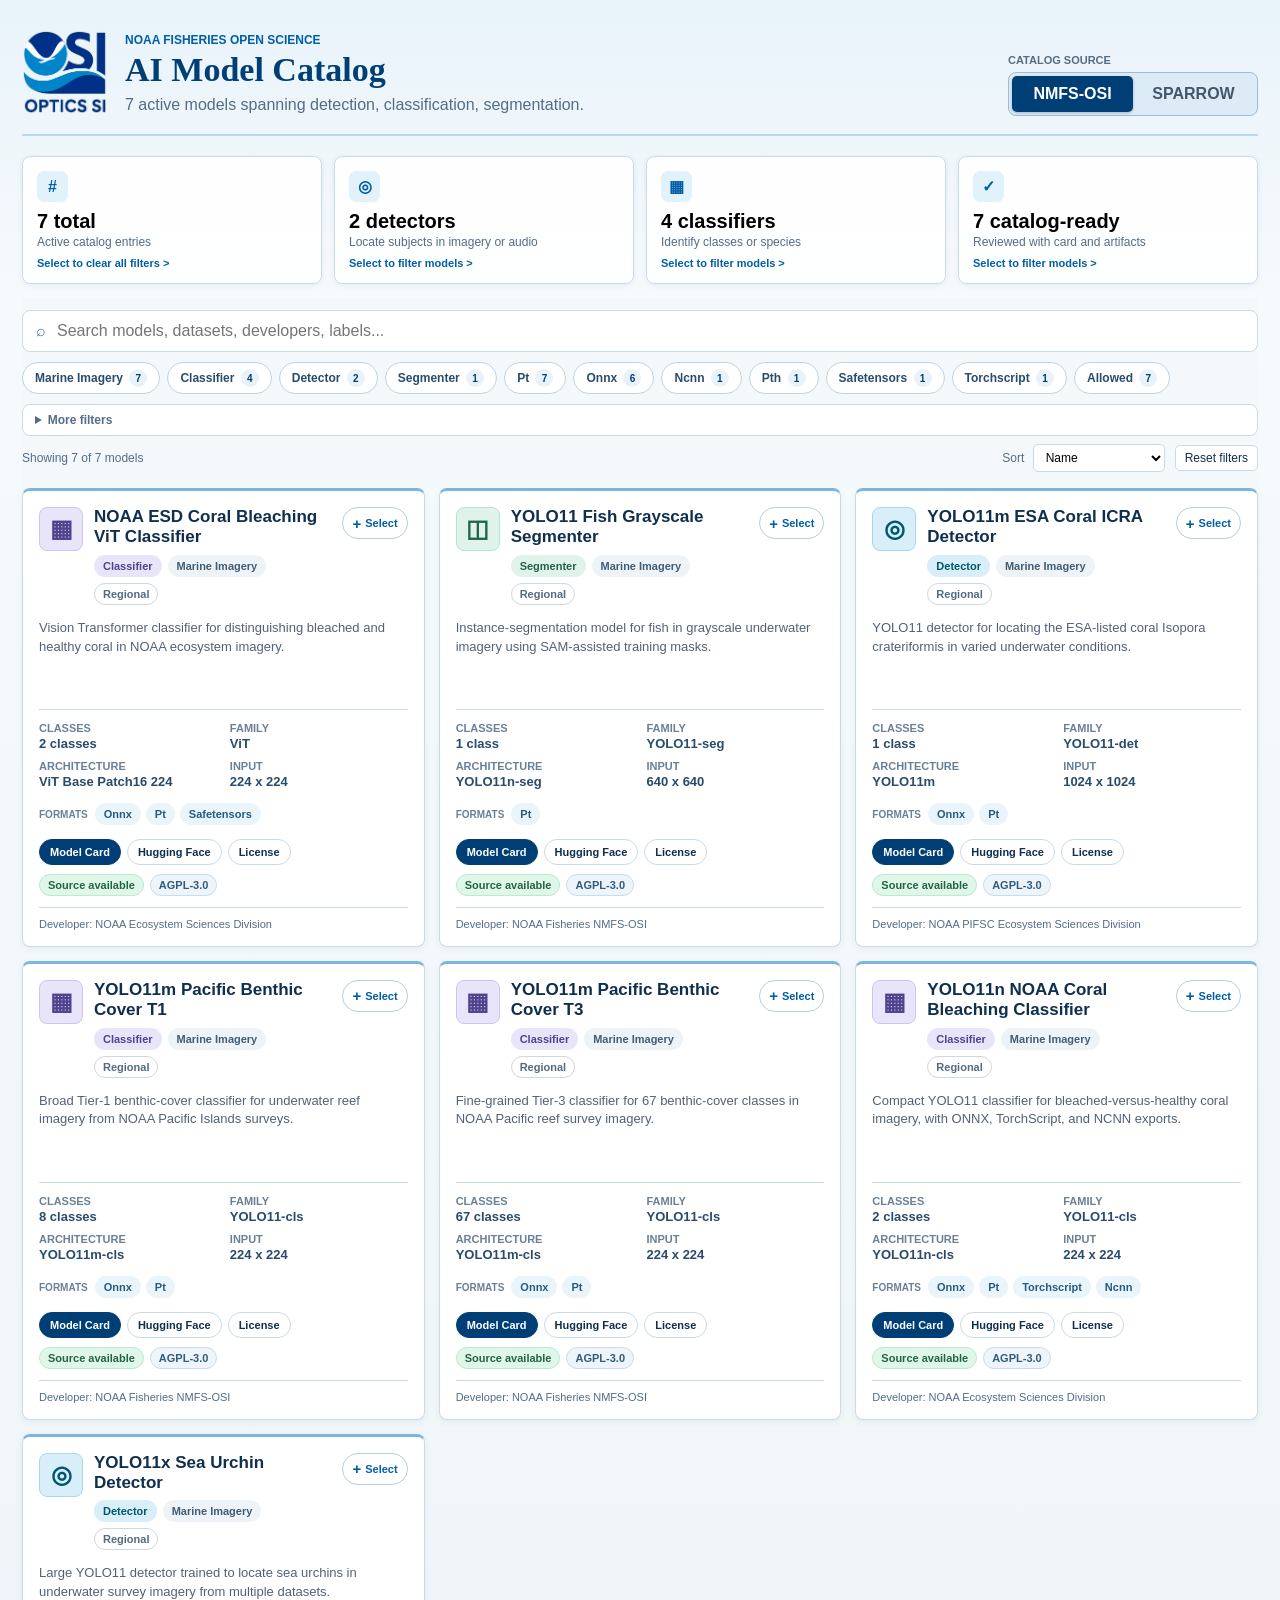
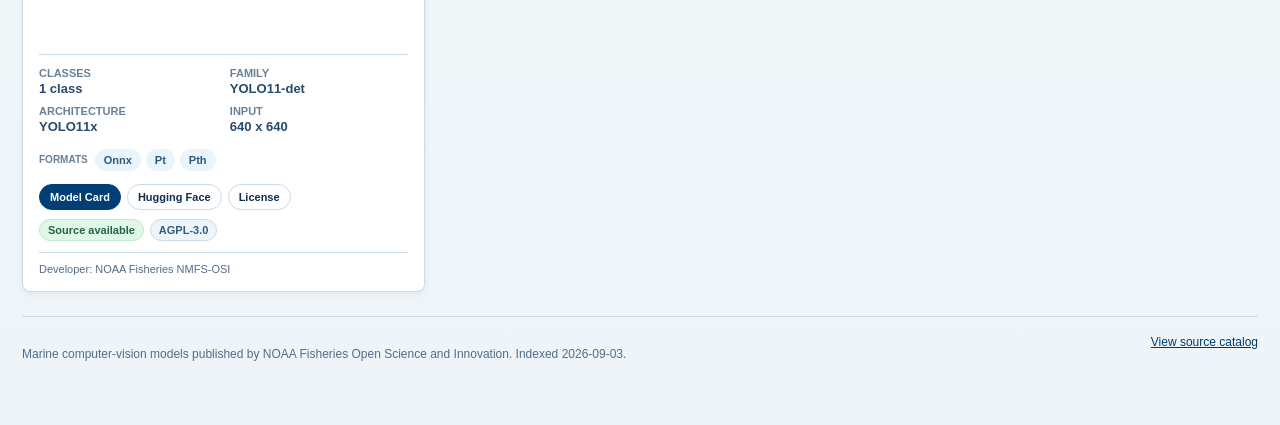
<file: gallery/index.html>
<!DOCTYPE html>
<html lang="en">
<head>
  <meta charset="UTF-8">
  <meta name="viewport" content="width=device-width, initial-scale=1.0">
  <meta name="description" content="Browse NMFS-OSI and SPARROW conservation AI models">
  <title>Optics SI AI Model Catalog</title>
  <link rel="stylesheet" href="catalog.css">
</head>
<body>
  <a class="skip-link" href="#catalog-grid">Skip to models</a>
  <main class="shell">
    <header class="catalog-header">
      <div class="brand-lockup">
        <img class="optics-logo" src="[data-uri]" alt="Optics SI">
        <div>
          <p class="eyebrow">NOAA Fisheries Open Science</p>
          <h1>AI Model Catalog</h1>
          <p id="inventory-copy" class="inventory-copy"></p>
        </div>
      </div>
      <div class="source-picker">
        <p class="source-picker-label">Catalog source</p>
        <div class="source-switch" role="tablist" aria-label="Catalog source">
          <button id="source-nmfs-osi" role="tab" data-source="nmfs-osi">NMFS-OSI</button>
          <button id="source-sparrow" role="tab" data-source="sparrow">SPARROW</button>
        </div>
      </div>
    </header>

    <aside id="source-about" class="source-about" aria-labelledby="source-about-title" hidden>
      <div class="source-about-mark" aria-hidden="true">S</div>
      <div class="source-about-copy">
        <p class="eyebrow">External model catalog</p>
        <h2 id="source-about-title"></h2>
        <p id="source-about-text"></p>
      </div>
      <a id="source-project-link" class="action primary" target="_blank" rel="noopener noreferrer">Visit SPARROW on GitHub</a>
    </aside>

    <section aria-label="Catalog totals" id="stat-grid" class="stat-grid"></section>

    <section class="catalog-tools" aria-label="Find models">
      <label class="search-wrap">
        <span aria-hidden="true">⌕</span>
        <span class="sr-only">Search models</span>
        <input id="catalog-search" type="search" placeholder="Search models, datasets, developers, labels...">
      </label>
      <div id="quick-filters" class="chip-row" aria-label="Quick filters"></div>
      <details id="more-filters" class="more-filters">
        <summary>More filters</summary>
        <div id="facet-groups" class="facet-groups"></div>
      </details>
      <div class="result-toolbar">
        <p id="result-count" aria-live="polite"></p>
        <div class="toolbar-actions">
          <label>Sort
            <select id="sort-models">
              <option value="name">Name</option>
              <option value="task">Task</option>
              <option value="updated">Recently updated</option>
            </select>
          </label>
          <button id="reset-filters" class="quiet-button" type="button">Reset filters</button>
        </div>
      </div>
    </section>

    <section id="selected-model" class="selected-model" aria-live="polite" hidden></section>

    <section id="catalog-grid" class="catalog-grid" aria-label="Models"></section>
    <div id="empty-state" class="empty-state" hidden>
      <h2>No matching models</h2>
      <p>Change the search or clear one of the active filters.</p>
    </div>

    <footer>
      <p id="source-note"></p>
      <a id="source-link" target="_blank" rel="noopener noreferrer">View source catalog</a>
    </footer>
  </main>

  <dialog id="license-dialog">
    <form method="dialog">
      <button class="dialog-close" aria-label="Close">×</button>
      <p class="eyebrow">License details</p>
      <h2 id="license-title"></h2>
      <dl id="license-content"></dl>
    </form>
  </dialog>

  <script id="catalog-data" type="application/json">{"schema_version":"1.0","default_source":"nmfs-osi","sources":{"nmfs-osi":{"id":"nmfs-osi","name":"NMFS-OSI","description":"Marine computer-vision models published by NOAA Fisheries Open Science and Innovation.","about_title":"","about":"","project_url":"","source_url":"https://huggingface.co/NMFS-OSI/models","freshness":"Indexed 2026-09-03","ready_label":"catalog-ready","totals":{"total":7,"detectors":2,"classifiers":4,"segmenters":1,"encoders":0,"cascades":0,"ready":7},"models":[{"catalog_id":"nmfs-osi:NMFS-OSI/noaa-esd-coral-bleaching-vit-classifier-v1","source_id":"nmfs-osi","id":"NMFS-OSI/noaa-esd-coral-bleaching-vit-classifier-v1","display_name":"NOAA ESD Coral Bleaching ViT Classifier","description":"Vision Transformer classifier for distinguishing bleached and healthy coral in NOAA ecosystem imagery.","status":"active","domain":"marine_imagery","task":"classifier","formats":["onnx","pt","safetensors"],"family":["ViT"],"geo_scope":"regional","geo_regions":["pacific"],"developer":"NOAA Ecosystem Sciences Division","owner":"","license":"AGPL-3.0","commercial_use":"allowed","commercial_use_reason":"The curated catalog explicitly records this commercial-use status.","dataset_license":"unknown","reference":"","card_url":"cards/NMFS-OSI/noaa-esd-coral-bleaching-vit-classifier-v1.html","source_url":"https://huggingface.co/NMFS-OSI/noaa-esd-coral-bleaching-vit-classifier-v1","reviewed":true,"catalog_ready":true,"class_count":2,"labels":[],"datasets":["akridge/NOAA-ESD-CORAL-Bleaching-Dataset"],"artifacts":["model.safetensors","noaa-esd-coral-bleaching-vit-classifier-v1.onnx","noaa-esd-coral-bleaching-vit-classifier-v1.pt"],"tags":["coral","coral-bleaching","transformers"],"flavor":"","ai4g_relationship":"","alias":[],"architecture":"ViT Base Patch16 224","input_size":"224 x 224","source_revision":"678da240bd46d5a00d5d0f26cd5e4e129685ca71","last_modified":"2025-02-26T17:26:08Z","thumbnail_url":"https://huggingface.co/NMFS-OSI/noaa-esd-coral-bleaching-vit-classifier-v1/resolve/main/00_example.png","default_onnx":false},{"catalog_id":"nmfs-osi:NMFS-OSI/yolo11n-cls-noaa-esd-coral-bleaching","source_id":"nmfs-osi","id":"NMFS-OSI/yolo11n-cls-noaa-esd-coral-bleaching","display_name":"YOLO11n NOAA Coral Bleaching Classifier","description":"Compact YOLO11 classifier for bleached-versus-healthy coral imagery, with ONNX, TorchScript, and NCNN exports.","status":"active","domain":"marine_imagery","task":"classifier","formats":["onnx","pt","torchscript","ncnn"],"family":["YOLO11-cls"],"geo_scope":"regional","geo_regions":["pacific"],"developer":"NOAA Ecosystem Sciences Division","owner":"","license":"AGPL-3.0","commercial_use":"allowed","commercial_use_reason":"The curated catalog explicitly records this commercial-use status.","dataset_license":"unknown","reference":"","card_url":"cards/NMFS-OSI/yolo11n-cls-noaa-esd-coral-bleaching.html","source_url":"https://huggingface.co/NMFS-OSI/yolo11n-cls-noaa-esd-coral-bleaching","reviewed":true,"catalog_ready":true,"class_count":2,"labels":[],"datasets":["akridge/NOAA-ESD-CORAL-Bleaching-Dataset"],"artifacts":[],"tags":["coral","coral-bleaching","ultralytics"],"flavor":"","ai4g_relationship":"","alias":[],"architecture":"YOLO11n-cls","input_size":"224 x 224","source_revision":"56a5d866f49def36c12f2f0b8af9b7af63968de0","last_modified":"2026-07-08T01:58:03Z","thumbnail_url":"https://huggingface.co/NMFS-OSI/yolo11n-cls-noaa-esd-coral-bleaching/resolve/main/01_predictions_vs_ground_truth.png","default_onnx":false},{"catalog_id":"nmfs-osi:NMFS-OSI/yolo11m-cls-noaa-pacific-benthic-cover-t1","source_id":"nmfs-osi","id":"NMFS-OSI/yolo11m-cls-noaa-pacific-benthic-cover-t1","display_name":"YOLO11m Pacific Benthic Cover T1","description":"Broad Tier-1 benthic-cover classifier for underwater reef imagery from NOAA Pacific Islands surveys.","status":"active","domain":"marine_imagery","task":"classifier","formats":["onnx","pt"],"family":["YOLO11-cls"],"geo_scope":"regional","geo_regions":["pacific"],"developer":"NOAA Fisheries NMFS-OSI","owner":"","license":"AGPL-3.0","commercial_use":"allowed","commercial_use_reason":"The curated catalog explicitly records this commercial-use status.","dataset_license":"unknown","reference":"","card_url":"cards/NMFS-OSI/yolo11m-cls-noaa-pacific-benthic-cover-t1.html","source_url":"https://huggingface.co/NMFS-OSI/yolo11m-cls-noaa-pacific-benthic-cover-t1","reviewed":true,"catalog_ready":true,"class_count":8,"labels":[],"datasets":["NMFS-OSI/noaa-pacific-benthic-cover-t1"],"artifacts":[],"tags":["coral-reef","benthic","ncrmp"],"flavor":"","ai4g_relationship":"","alias":[],"architecture":"YOLO11m-cls","input_size":"224 x 224","source_revision":"05d40bfc3b7219b2bdc1de7446cdc8b9502adf29","last_modified":"2026-04-21T18:33:46Z","thumbnail_url":"https://huggingface.co/NMFS-OSI/yolo11m-cls-noaa-pacific-benthic-cover-t1/resolve/main/t1_radar.png","default_onnx":false},{"catalog_id":"nmfs-osi:NMFS-OSI/yolo11m-cls-noaa-pacific-benthic-cover-t3","source_id":"nmfs-osi","id":"NMFS-OSI/yolo11m-cls-noaa-pacific-benthic-cover-t3","display_name":"YOLO11m Pacific Benthic Cover T3","description":"Fine-grained Tier-3 classifier for 67 benthic-cover classes in NOAA Pacific reef survey imagery.","status":"active","domain":"marine_imagery","task":"classifier","formats":["onnx","pt"],"family":["YOLO11-cls"],"geo_scope":"regional","geo_regions":["pacific"],"developer":"NOAA Fisheries NMFS-OSI","owner":"","license":"AGPL-3.0","commercial_use":"allowed","commercial_use_reason":"The curated catalog explicitly records this commercial-use status.","dataset_license":"unknown","reference":"","card_url":"cards/NMFS-OSI/yolo11m-cls-noaa-pacific-benthic-cover-t3.html","source_url":"https://huggingface.co/NMFS-OSI/yolo11m-cls-noaa-pacific-benthic-cover-t3","reviewed":true,"catalog_ready":true,"class_count":67,"labels":[],"datasets":["NMFS-OSI/noaa-pacific-benthic-cover-t3"],"artifacts":[],"tags":["coral-reef","benthic","fine-grained","ncrmp"],"flavor":"","ai4g_relationship":"","alias":[],"architecture":"YOLO11m-cls","input_size":"224 x 224","source_revision":"77e10ec10d33dfb7f0a9ebabc542b2008bb96637","last_modified":"2026-04-21T18:34:14Z","thumbnail_url":"https://huggingface.co/NMFS-OSI/yolo11m-cls-noaa-pacific-benthic-cover-t3/resolve/main/t3_radar.png","default_onnx":false},{"catalog_id":"nmfs-osi:NMFS-OSI/yolo11m-esa-coral-icra-detector","source_id":"nmfs-osi","id":"NMFS-OSI/yolo11m-esa-coral-icra-detector","display_name":"YOLO11m ESA Coral ICRA Detector","description":"YOLO11 detector for locating the ESA-listed coral Isopora crateriformis in varied underwater conditions.","status":"active","domain":"marine_imagery","task":"detector","formats":["onnx","pt"],"family":["YOLO11-det"],"geo_scope":"regional","geo_regions":["pacific"],"developer":"NOAA PIFSC Ecosystem Sciences Division","owner":"","license":"AGPL-3.0","commercial_use":"allowed","commercial_use_reason":"The curated catalog explicitly records this commercial-use status.","dataset_license":"unknown","reference":"","card_url":"cards/NMFS-OSI/yolo11m-esa-coral-icra-detector.html","source_url":"https://huggingface.co/NMFS-OSI/yolo11m-esa-coral-icra-detector","reviewed":true,"catalog_ready":true,"class_count":1,"labels":["Isopora crateriformis"],"datasets":["NMFS-OSI/NOAA-PIFSC-ESD-ESA-CORAL-ICRA-Dataset"],"artifacts":[],"tags":["coral","icra","ESA"],"flavor":"","ai4g_relationship":"","alias":[],"architecture":"YOLO11m","input_size":"1024 x 1024","source_revision":"b68529fd1014ba0fb29a6408a8dd0e0af6a7d517","last_modified":"2026-05-20T01:35:13Z","thumbnail_url":"https://huggingface.co/NMFS-OSI/yolo11m-esa-coral-icra-detector/resolve/main/example.jpg","default_onnx":false},{"catalog_id":"nmfs-osi:NMFS-OSI/yolo11x-sea-urchin-detector","source_id":"nmfs-osi","id":"NMFS-OSI/yolo11x-sea-urchin-detector","display_name":"YOLO11x Sea Urchin Detector","description":"Large YOLO11 detector trained to locate sea urchins in underwater survey imagery from multiple datasets.","status":"active","domain":"marine_imagery","task":"detector","formats":["onnx","pt","pth"],"family":["YOLO11-det"],"geo_scope":"regional","geo_regions":["north_america"],"developer":"NOAA Fisheries NMFS-OSI","owner":"","license":"AGPL-3.0","commercial_use":"allowed","commercial_use_reason":"The curated catalog explicitly records this commercial-use status.","dataset_license":"unknown","reference":"","card_url":"cards/NMFS-OSI/yolo11x-sea-urchin-detector.html","source_url":"https://huggingface.co/NMFS-OSI/yolo11x-sea-urchin-detector","reviewed":true,"catalog_ready":true,"class_count":1,"labels":["sea urchin"],"datasets":[],"artifacts":[],"tags":["urchin","underwater","ultralytics"],"flavor":"","ai4g_relationship":"","alias":[],"architecture":"YOLO11x","input_size":"640 x 640","source_revision":"d09de05b165278ed27ae2748e40356d449537e2a","last_modified":"2026-05-20T01:35:51Z","thumbnail_url":"https://huggingface.co/NMFS-OSI/yolo11x-sea-urchin-detector/resolve/main/results_h.png","default_onnx":false},{"catalog_id":"nmfs-osi:NMFS-OSI/yolo11-segment-fish-grayscale","source_id":"nmfs-osi","id":"NMFS-OSI/yolo11-segment-fish-grayscale","display_name":"YOLO11 Fish Grayscale Segmenter","description":"Instance-segmentation model for fish in grayscale underwater imagery using SAM-assisted training masks.","status":"active","domain":"marine_imagery","task":"segmenter","formats":["pt"],"family":["YOLO11-seg"],"geo_scope":"regional","geo_regions":["north_america"],"developer":"NOAA Fisheries NMFS-OSI","owner":"","license":"AGPL-3.0","commercial_use":"allowed","commercial_use_reason":"The curated catalog explicitly records this commercial-use status.","dataset_license":"unknown","reference":"","card_url":"cards/NMFS-OSI/yolo11-segment-fish-grayscale.html","source_url":"https://huggingface.co/NMFS-OSI/yolo11-segment-fish-grayscale","reviewed":true,"catalog_ready":true,"class_count":1,"labels":["fish"],"datasets":["akridge/MOUSS_fish_segment_dataset_grayscale"],"artifacts":[],"tags":["fish","grayscale","segmentation"],"flavor":"","ai4g_relationship":"","alias":[],"architecture":"YOLO11n-seg","input_size":"640 x 640","source_revision":"936c44b2b0df09cb08cc18a76e1355ddda0f375d","last_modified":"2026-05-20T01:35:58Z","thumbnail_url":"https://huggingface.co/NMFS-OSI/yolo11-segment-fish-grayscale/resolve/main/yolo11n-seg.gif","default_onnx":false}]},"sparrow":{"id":"sparrow","name":"SPARROW","description":"Versioned conservation AI model zoo distributed by Microsoft SPARROW Engine.","about_title":"About the SPARROW catalog","about":"This tab presents a pinned, normalized view of SPARROW's versioned conservation AI model zoo. SPARROW provides open-source tooling for discovering and running biodiversity models across camera-trap, acoustic, overhead, marine-imagery, and general AI workflows.","project_url":"https://github.com/microsoft/SPARROW","source_url":"https://raw.githubusercontent.com/microsoft/SPARROW-Engine/main/sparrow-engine/scripts/catalog.toml","freshness":"Pinned 22eacd2fdd9b","ready_label":"default ONNX","totals":{"total":75,"detectors":37,"classifiers":33,"segmenters":0,"encoders":4,"cascades":1,"ready":66},"models":[{"catalog_id":"sparrow:MDV5a","source_id":"sparrow","id":"MDV5a","display_name":"MDV5a","description":"MegaDetector v5 (MDv5a), Morris / Beery et al.; https://github.com/agentmorris/MegaDetector/releases/tag/v5.0","status":"active","domain":"camera_trap","task":"detector","formats":["onnx"],"family":["MegaDetector"],"geo_scope":"global","geo_regions":[],"developer":"Microsoft AI for Good Lab (AI4G)","owner":"","license":"AGPL-3.0","commercial_use":"allowed","commercial_use_reason":"The source catalog explicitly permits commercial use.","dataset_license":"unknown","reference":"MegaDetector v5 (MDv5a), Morris / Beery et al.; https://github.com/agentmorris/MegaDetector/releases/tag/v5.0","card_url":"","source_url":"","reviewed":true,"catalog_ready":false,"class_count":null,"labels":[],"datasets":[],"artifacts":[],"tags":[],"flavor":"","ai4g_relationship":"first_party","alias":["Species_Net_MDV5a"],"architecture":"","input_size":"","source_revision":"","last_modified":"","thumbnail_url":"","default_onnx":true},{"catalog_id":"sparrow:MDV6-yolov10-c","source_id":"sparrow","id":"MDV6-yolov10-c","display_name":"MDV6-yolov10-c","description":"MegaDetector V6 model zoo, Microsoft AI for Good Lab (AI4G); https://raw.githubusercontent.com/microsoft/MegaDetector/main/docs/modelzoo.md; weights DOI: https://doi.org/10.5281/zenodo.15398270","status":"active","domain":"camera_trap","task":"detector","formats":["onnx"],"family":["MegaDetector"],"geo_scope":"global","geo_regions":[],"developer":"Microsoft AI for Good Lab (AI4G)","owner":"","license":"AGPL-3.0","commercial_use":"allowed","commercial_use_reason":"The source catalog explicitly permits commercial use.","dataset_license":"unknown","reference":"MegaDetector V6 model zoo, Microsoft AI for Good Lab (AI4G); https://raw.githubusercontent.com/microsoft/MegaDetector/main/docs/model_zoo.md; weights DOI: https://doi.org/10.5281/zenodo.15398270","card_url":"","source_url":"","reviewed":true,"catalog_ready":false,"class_count":null,"labels":[],"datasets":[],"artifacts":[],"tags":[],"flavor":"","ai4g_relationship":"first_party","alias":[],"architecture":"","input_size":"","source_revision":"","last_modified":"","thumbnail_url":"","default_onnx":true},{"catalog_id":"sparrow:MDV6-yolov10-c-tflite","source_id":"sparrow","id":"MDV6-yolov10-c-tflite","display_name":"MDV6-yolov10-c-tflite","description":"MegaDetector V6 yolov10-c TFLite conversion; inherits MDV6-yolov10-c; https://raw.githubusercontent.com/microsoft/MegaDetector/main/docs/modelzoo.md","status":"active","domain":"camera_trap","task":"detector","formats":["tflite"],"family":["MegaDetector"],"geo_scope":"global","geo_regions":[],"developer":"Microsoft AI for Good Lab (AI4G)","owner":"","license":"AGPL-3.0","commercial_use":"allowed","commercial_use_reason":"The source catalog explicitly permits commercial use.","dataset_license":"unknown","reference":"MegaDetector V6 yolov10-c TFLite conversion; inherits MDV6-yolov10-c; https://raw.githubusercontent.com/microsoft/MegaDetector/main/docs/model_zoo.md","card_url":"","source_url":"","reviewed":true,"catalog_ready":false,"class_count":null,"labels":[],"datasets":[],"artifacts":[],"tags":[],"flavor":"tflite-fp16","ai4g_relationship":"first_party","alias":[],"architecture":"","input_size":"","source_revision":"","last_modified":"","thumbnail_url":"","default_onnx":false},{"catalog_id":"sparrow:MDV6-yolov10-e","source_id":"sparrow","id":"MDV6-yolov10-e","display_name":"MDV6-yolov10-e","description":"MegaDetector V6 model zoo, Microsoft AI for Good Lab (AI4G); https://raw.githubusercontent.com/microsoft/MegaDetector/main/docs/modelzoo.md; weights DOI: https://doi.org/10.5281/zenodo.15398270","status":"active","domain":"camera_trap","task":"detector","formats":["onnx"],"family":["MegaDetector"],"geo_scope":"global","geo_regions":[],"developer":"Microsoft AI for Good Lab (AI4G)","owner":"","license":"AGPL-3.0","commercial_use":"allowed","commercial_use_reason":"The source catalog explicitly permits commercial use.","dataset_license":"unknown","reference":"MegaDetector V6 model zoo, Microsoft AI for Good Lab (AI4G); https://raw.githubusercontent.com/microsoft/MegaDetector/main/docs/model_zoo.md; weights DOI: https://doi.org/10.5281/zenodo.15398270","card_url":"","source_url":"","reviewed":true,"catalog_ready":false,"class_count":null,"labels":[],"datasets":[],"artifacts":[],"tags":[],"flavor":"","ai4g_relationship":"first_party","alias":[],"architecture":"","input_size":"","source_revision":"","last_modified":"","thumbnail_url":"","default_onnx":true},{"catalog_id":"sparrow:deepfaune-yolo8s","source_id":"sparrow","id":"deepfaune-yolo8s","display_name":"deepfaune-yolo8s","description":"DeepFaune detector (YOLOv8s), Rigoudy et al. 2023; https://plmlab.math.cnrs.fr/deepfaune/software; model parameters: https://pbil.univ-lyon1.fr/software/download/deepfaune/v1.3/deepfaune-yolov8s960.pt","status":"active","domain":"camera_trap","task":"detector","formats":["onnx"],"family":["DeepFaune"],"geo_scope":"global","geo_regions":[],"developer":"DeepFaune consortium (CNRS and OFB)","owner":"","license":"AGPL-3.0 AND CC-BY-SA-4.0","commercial_use":"allowed","commercial_use_reason":"The source catalog explicitly permits commercial use.","dataset_license":"unknown","reference":"DeepFaune detector (YOLOv8s), Rigoudy et al. 2023; https://plmlab.math.cnrs.fr/deepfaune/software; model parameters: https://pbil.univ-lyon1.fr/software/download/deepfaune/v1.3/deepfaune-yolov8s_960.pt","card_url":"","source_url":"","reviewed":true,"catalog_ready":false,"class_count":null,"labels":[],"datasets":[],"artifacts":[],"tags":[],"flavor":"","ai4g_relationship":"third_party","alias":[],"architecture":"","input_size":"","source_revision":"","last_modified":"","thumbnail_url":"","default_onnx":true},{"catalog_id":"sparrow:european_mammals","source_id":"sparrow","id":"european_mammals","display_name":"MD European Mammals","description":"Microsoft AI for Good Lab (AI4G) regional YOLO detector (European mammals); canonical upstream URL UNVERIFIED; Sparrow redistribution DOI: https://doi.org/10.5281/zenodo.20563673","status":"active","domain":"camera_trap","task":"detector","formats":["onnx"],"family":["MegaDetector"],"geo_scope":"regional","geo_regions":["europe"],"developer":"Microsoft AI for Good Lab (AI4G)","owner":"","license":"AGPL-3.0","commercial_use":"allowed","commercial_use_reason":"The source catalog explicitly permits commercial use.","dataset_license":"unknown","reference":"Microsoft AI for Good Lab (AI4G) regional YOLO detector (European mammals); canonical upstream URL UNVERIFIED; Sparrow redistribution DOI: https://doi.org/10.5281/zenodo.20563673","card_url":"","source_url":"","reviewed":true,"catalog_ready":false,"class_count":null,"labels":[],"datasets":[],"artifacts":[],"tags":[],"flavor":"","ai4g_relationship":"first_party","alias":[],"architecture":"","input_size":"","source_revision":"","last_modified":"","thumbnail_url":"","default_onnx":true},{"catalog_id":"sparrow:north_american_mammals","source_id":"sparrow","id":"north_american_mammals","display_name":"MD North American Mammals","description":"Microsoft AI for Good Lab (AI4G) regional YOLO detector (North American mammals); canonical upstream URL UNVERIFIED; Sparrow redistribution DOI: https://doi.org/10.5281/zenodo.20563673","status":"active","domain":"camera_trap","task":"detector","formats":["onnx"],"family":["MegaDetector"],"geo_scope":"regional","geo_regions":["north_america"],"developer":"Microsoft AI for Good Lab (AI4G)","owner":"","license":"AGPL-3.0","commercial_use":"allowed","commercial_use_reason":"The source catalog explicitly permits commercial use.","dataset_license":"unknown","reference":"Microsoft AI for Good Lab (AI4G) regional YOLO detector (North American mammals); canonical upstream URL UNVERIFIED; Sparrow redistribution DOI: https://doi.org/10.5281/zenodo.20563673","card_url":"","source_url":"","reviewed":true,"catalog_ready":false,"class_count":null,"labels":[],"datasets":[],"artifacts":[],"tags":[],"flavor":"","ai4g_relationship":"first_party","alias":[],"architecture":"","input_size":"","source_revision":"","last_modified":"","thumbnail_url":"","default_onnx":true},{"catalog_id":"sparrow:sub_saharan","source_id":"sparrow","id":"sub_saharan","display_name":"MD Sub-Saharan Mammals","description":"Microsoft AI for Good Lab (AI4G) regional YOLO detector (Sub-Saharan mammals); canonical upstream URL UNVERIFIED; Sparrow redistribution DOI: https://doi.org/10.5281/zenodo.20563673","status":"active","domain":"camera_trap","task":"detector","formats":["onnx"],"family":["MegaDetector"],"geo_scope":"regional","geo_regions":["sub_saharan_africa"],"developer":"Microsoft AI for Good Lab (AI4G)","owner":"","license":"AGPL-3.0","commercial_use":"allowed","commercial_use_reason":"The source catalog explicitly permits commercial use.","dataset_license":"unknown","reference":"Microsoft AI for Good Lab (AI4G) regional YOLO detector (Sub-Saharan mammals); canonical upstream URL UNVERIFIED; Sparrow redistribution DOI: https://doi.org/10.5281/zenodo.20563673","card_url":"","source_url":"","reviewed":true,"catalog_ready":false,"class_count":null,"labels":[],"datasets":[],"artifacts":[],"tags":[],"flavor":"","ai4g_relationship":"first_party","alias":[],"architecture":"","input_size":"","source_revision":"","last_modified":"","thumbnail_url":"","default_onnx":true},{"catalog_id":"sparrow:MDV5b","source_id":"sparrow","id":"MDV5b","display_name":"MDV5b","description":"MegaDetector v5 (MDv5b), Morris / Beery et al.; https://github.com/agentmorris/MegaDetector/releases/tag/v5.0","status":"active","domain":"camera_trap","task":"detector","formats":["onnx"],"family":["MegaDetector"],"geo_scope":"global","geo_regions":[],"developer":"Microsoft AI for Good Lab (AI4G)","owner":"","license":"AGPL-3.0","commercial_use":"allowed","commercial_use_reason":"The source catalog explicitly permits commercial use.","dataset_license":"unknown","reference":"MegaDetector v5 (MDv5b), Morris / Beery et al.; https://github.com/agentmorris/MegaDetector/releases/tag/v5.0","card_url":"","source_url":"","reviewed":true,"catalog_ready":false,"class_count":null,"labels":[],"datasets":[],"artifacts":[],"tags":[],"flavor":"","ai4g_relationship":"first_party","alias":[],"architecture":"","input_size":"","source_revision":"","last_modified":"","thumbnail_url":"","default_onnx":true},{"catalog_id":"sparrow:MD1000-redwood","source_id":"sparrow","id":"MD1000-redwood","display_name":"MD1000-redwood","description":"MegaDetector v1000 redwood, Morris / MegaDetector team; https://github.com/agentmorris/MegaDetector/releases/tag/v1000.0; release notes: https://raw.githubusercontent.com/agentmorris/MegaDetector/main/docs/release-notes/mdv1000-release.md","status":"active","domain":"camera_trap","task":"detector","formats":["onnx"],"family":["MegaDetector"],"geo_scope":"global","geo_regions":[],"developer":"Dan Morris / MegaDetector project","owner":"","license":"AGPL-3.0","commercial_use":"allowed","commercial_use_reason":"The source catalog explicitly permits commercial use.","dataset_license":"unknown","reference":"MegaDetector v1000 redwood, Morris / MegaDetector team; https://github.com/agentmorris/MegaDetector/releases/tag/v1000.0; release notes: https://raw.githubusercontent.com/agentmorris/MegaDetector/main/docs/release-notes/mdv1000-release.md","card_url":"","source_url":"","reviewed":true,"catalog_ready":false,"class_count":null,"labels":[],"datasets":[],"artifacts":[],"tags":[],"flavor":"","ai4g_relationship":"third_party","alias":[],"architecture":"","input_size":"","source_revision":"","last_modified":"","thumbnail_url":"","default_onnx":true},{"catalog_id":"sparrow:MD1000-spruce","source_id":"sparrow","id":"MD1000-spruce","display_name":"MD1000-spruce","description":"MegaDetector v1000 spruce, Morris / MegaDetector team; https://github.com/agentmorris/MegaDetector/releases/tag/v1000.0; release notes: https://raw.githubusercontent.com/agentmorris/MegaDetector/main/docs/release-notes/mdv1000-release.md","status":"active","domain":"camera_trap","task":"detector","formats":["onnx"],"family":["MegaDetector"],"geo_scope":"global","geo_regions":[],"developer":"Dan Morris / MegaDetector project","owner":"","license":"AGPL-3.0","commercial_use":"allowed","commercial_use_reason":"The source catalog explicitly permits commercial use.","dataset_license":"unknown","reference":"MegaDetector v1000 spruce, Morris / MegaDetector team; https://github.com/agentmorris/MegaDetector/releases/tag/v1000.0; release notes: https://raw.githubusercontent.com/agentmorris/MegaDetector/main/docs/release-notes/mdv1000-release.md","card_url":"","source_url":"","reviewed":true,"catalog_ready":false,"class_count":null,"labels":[],"datasets":[],"artifacts":[],"tags":[],"flavor":"","ai4g_relationship":"third_party","alias":[],"architecture":"","input_size":"","source_revision":"","last_modified":"","thumbnail_url":"","default_onnx":true},{"catalog_id":"sparrow:MD1000-larch","source_id":"sparrow","id":"MD1000-larch","display_name":"MD1000-larch","description":"MegaDetector v1000 larch, Morris / MegaDetector team; https://github.com/agentmorris/MegaDetector/releases/tag/v1000.0; release notes: https://raw.githubusercontent.com/agentmorris/MegaDetector/main/docs/release-notes/mdv1000-release.md","status":"active","domain":"camera_trap","task":"detector","formats":["onnx"],"family":["MegaDetector"],"geo_scope":"global","geo_regions":[],"developer":"Dan Morris / MegaDetector project","owner":"","license":"AGPL-3.0","commercial_use":"allowed","commercial_use_reason":"The source catalog explicitly permits commercial use.","dataset_license":"unknown","reference":"MegaDetector v1000 larch, Morris / MegaDetector team; https://github.com/agentmorris/MegaDetector/releases/tag/v1000.0; release notes: https://raw.githubusercontent.com/agentmorris/MegaDetector/main/docs/release-notes/mdv1000-release.md","card_url":"","source_url":"","reviewed":true,"catalog_ready":false,"class_count":null,"labels":[],"datasets":[],"artifacts":[],"tags":[],"flavor":"","ai4g_relationship":"third_party","alias":[],"architecture":"","input_size":"","source_revision":"","last_modified":"","thumbnail_url":"","default_onnx":true},{"catalog_id":"sparrow:MD1000-cedar","source_id":"sparrow","id":"MD1000-cedar","display_name":"MD1000-cedar","description":"MegaDetector v1000 cedar, Morris / MegaDetector team; https://github.com/agentmorris/MegaDetector/releases/tag/v1000.0; release notes: https://raw.githubusercontent.com/agentmorris/MegaDetector/main/docs/release-notes/mdv1000-release.md","status":"active","domain":"camera_trap","task":"detector","formats":["onnx"],"family":["MegaDetector"],"geo_scope":"global","geo_regions":[],"developer":"Dan Morris / MegaDetector project","owner":"","license":"GPL-3.0","commercial_use":"allowed","commercial_use_reason":"The source catalog explicitly permits commercial use.","dataset_license":"unknown","reference":"MegaDetector v1000 cedar, Morris / MegaDetector team; https://github.com/agentmorris/MegaDetector/releases/tag/v1000.0; release notes: https://raw.githubusercontent.com/agentmorris/MegaDetector/main/docs/release-notes/mdv1000-release.md","card_url":"","source_url":"","reviewed":true,"catalog_ready":false,"class_count":null,"labels":[],"datasets":[],"artifacts":[],"tags":[],"flavor":"","ai4g_relationship":"third_party","alias":[],"architecture":"","input_size":"","source_revision":"","last_modified":"","thumbnail_url":"","default_onnx":true},{"catalog_id":"sparrow:MD1000-sorrel","source_id":"sparrow","id":"MD1000-sorrel","display_name":"MD1000-sorrel","description":"MegaDetector v1000 sorrel, Morris / MegaDetector team; https://github.com/agentmorris/MegaDetector/releases/tag/v1000.0; release notes: https://raw.githubusercontent.com/agentmorris/MegaDetector/main/docs/release-notes/mdv1000-release.md","status":"active","domain":"camera_trap","task":"detector","formats":["onnx"],"family":["MegaDetector"],"geo_scope":"global","geo_regions":[],"developer":"Dan Morris / MegaDetector project","owner":"","license":"AGPL-3.0","commercial_use":"allowed","commercial_use_reason":"The source catalog explicitly permits commercial use.","dataset_license":"unknown","reference":"MegaDetector v1000 sorrel, Morris / MegaDetector team; https://github.com/agentmorris/MegaDetector/releases/tag/v1000.0; release notes: https://raw.githubusercontent.com/agentmorris/MegaDetector/main/docs/release-notes/mdv1000-release.md","card_url":"","source_url":"","reviewed":true,"catalog_ready":false,"class_count":null,"labels":[],"datasets":[],"artifacts":[],"tags":[],"flavor":"","ai4g_relationship":"third_party","alias":[],"architecture":"","input_size":"","source_revision":"","last_modified":"","thumbnail_url":"","default_onnx":true},{"catalog_id":"sparrow:MDV6-yolov9-c","source_id":"sparrow","id":"MDV6-yolov9-c","display_name":"MDV6-yolov9-c","description":"MegaDetector V6 model zoo, Microsoft AI for Good Lab (AI4G); https://raw.githubusercontent.com/microsoft/MegaDetector/main/docs/modelzoo.md; weights DOI: https://doi.org/10.5281/zenodo.15398270","status":"active","domain":"camera_trap","task":"detector","formats":["onnx"],"family":["MegaDetector"],"geo_scope":"global","geo_regions":[],"developer":"Microsoft AI for Good Lab (AI4G)","owner":"","license":"AGPL-3.0","commercial_use":"allowed","commercial_use_reason":"The source catalog explicitly permits commercial use.","dataset_license":"unknown","reference":"MegaDetector V6 model zoo, Microsoft AI for Good Lab (AI4G); https://raw.githubusercontent.com/microsoft/MegaDetector/main/docs/model_zoo.md; weights DOI: https://doi.org/10.5281/zenodo.15398270","card_url":"","source_url":"","reviewed":true,"catalog_ready":false,"class_count":null,"labels":[],"datasets":[],"artifacts":[],"tags":[],"flavor":"","ai4g_relationship":"first_party","alias":[],"architecture":"","input_size":"","source_revision":"","last_modified":"","thumbnail_url":"","default_onnx":true},{"catalog_id":"sparrow:MDV6-yolov9-e","source_id":"sparrow","id":"MDV6-yolov9-e","display_name":"MDV6-yolov9-e","description":"MegaDetector V6 model zoo, Microsoft AI for Good Lab (AI4G); https://raw.githubusercontent.com/microsoft/MegaDetector/main/docs/modelzoo.md; weights DOI: https://doi.org/10.5281/zenodo.15398270","status":"active","domain":"camera_trap","task":"detector","formats":["onnx"],"family":["MegaDetector"],"geo_scope":"global","geo_regions":[],"developer":"Microsoft AI for Good Lab (AI4G)","owner":"","license":"AGPL-3.0","commercial_use":"allowed","commercial_use_reason":"The source catalog explicitly permits commercial use.","dataset_license":"unknown","reference":"MegaDetector V6 model zoo, Microsoft AI for Good Lab (AI4G); https://raw.githubusercontent.com/microsoft/MegaDetector/main/docs/model_zoo.md; weights DOI: https://doi.org/10.5281/zenodo.15398270","card_url":"","source_url":"","reviewed":true,"catalog_ready":false,"class_count":null,"labels":[],"datasets":[],"artifacts":[],"tags":[],"flavor":"","ai4g_relationship":"first_party","alias":[],"architecture":"","input_size":"","source_revision":"","last_modified":"","thumbnail_url":"","default_onnx":true},{"catalog_id":"sparrow:MDV6-rtdetr-c","source_id":"sparrow","id":"MDV6-rtdetr-c","display_name":"MDV6-rtdetr-c","description":"MegaDetector V6 model zoo, Microsoft AI for Good Lab (AI4G); https://raw.githubusercontent.com/microsoft/MegaDetector/main/docs/modelzoo.md; weights DOI: https://doi.org/10.5281/zenodo.15398270","status":"active","domain":"camera_trap","task":"detector","formats":["onnx"],"family":["MegaDetector"],"geo_scope":"global","geo_regions":[],"developer":"Microsoft AI for Good Lab (AI4G)","owner":"","license":"AGPL-3.0","commercial_use":"allowed","commercial_use_reason":"The source catalog explicitly permits commercial use.","dataset_license":"unknown","reference":"MegaDetector V6 model zoo, Microsoft AI for Good Lab (AI4G); https://raw.githubusercontent.com/microsoft/MegaDetector/main/docs/model_zoo.md; weights DOI: https://doi.org/10.5281/zenodo.15398270","card_url":"","source_url":"","reviewed":true,"catalog_ready":false,"class_count":null,"labels":[],"datasets":[],"artifacts":[],"tags":[],"flavor":"","ai4g_relationship":"first_party","alias":[],"architecture":"","input_size":"","source_revision":"","last_modified":"","thumbnail_url":"","default_onnx":true},{"catalog_id":"sparrow:MDV6-mit-yolov9-c","source_id":"sparrow","id":"MDV6-mit-yolov9-c","display_name":"MDV6-mit-yolov9-c","description":"MegaDetector V6 MIT YOLO-MIT variant, Microsoft AI for Good Lab (AI4G); https://raw.githubusercontent.com/microsoft/MegaDetector/main/docs/modelzoo.md; weights DOI: https://doi.org/10.5281/zenodo.15398270","status":"active","domain":"camera_trap","task":"detector","formats":["onnx"],"family":["MegaDetector"],"geo_scope":"global","geo_regions":[],"developer":"Microsoft AI for Good Lab (AI4G)","owner":"","license":"MIT","commercial_use":"allowed","commercial_use_reason":"The source catalog explicitly permits commercial use.","dataset_license":"unknown","reference":"MegaDetector V6 MIT YOLO-MIT variant, Microsoft AI for Good Lab (AI4G); https://raw.githubusercontent.com/microsoft/MegaDetector/main/docs/model_zoo.md; weights DOI: https://doi.org/10.5281/zenodo.15398270","card_url":"","source_url":"","reviewed":true,"catalog_ready":false,"class_count":null,"labels":[],"datasets":[],"artifacts":[],"tags":[],"flavor":"","ai4g_relationship":"first_party","alias":[],"architecture":"","input_size":"","source_revision":"","last_modified":"","thumbnail_url":"","default_onnx":true},{"catalog_id":"sparrow:MDV6-mit-yolov9-e","source_id":"sparrow","id":"MDV6-mit-yolov9-e","display_name":"MDV6-mit-yolov9-e","description":"MegaDetector V6 MIT YOLO-MIT variant, Microsoft AI for Good Lab (AI4G); https://raw.githubusercontent.com/microsoft/MegaDetector/main/docs/modelzoo.md; weights DOI: https://doi.org/10.5281/zenodo.15398270","status":"active","domain":"camera_trap","task":"detector","formats":["onnx"],"family":["MegaDetector"],"geo_scope":"global","geo_regions":[],"developer":"Microsoft AI for Good Lab (AI4G)","owner":"","license":"MIT","commercial_use":"allowed","commercial_use_reason":"The source catalog explicitly permits commercial use.","dataset_license":"unknown","reference":"MegaDetector V6 MIT YOLO-MIT variant, Microsoft AI for Good Lab (AI4G); https://raw.githubusercontent.com/microsoft/MegaDetector/main/docs/model_zoo.md; weights DOI: https://doi.org/10.5281/zenodo.15398270","card_url":"","source_url":"","reviewed":true,"catalog_ready":false,"class_count":null,"labels":[],"datasets":[],"artifacts":[],"tags":[],"flavor":"","ai4g_relationship":"first_party","alias":[],"architecture":"","input_size":"","source_revision":"","last_modified":"","thumbnail_url":"","default_onnx":true},{"catalog_id":"sparrow:MDV6-apa-rtdetr-c","source_id":"sparrow","id":"MDV6-apa-rtdetr-c","display_name":"MDV6-apa-rtdetr-c","description":"MegaDetector V6 Apache RT-DETR variant, Microsoft AI for Good Lab (AI4G); https://raw.githubusercontent.com/microsoft/MegaDetector/main/docs/modelzoo.md; weights DOI: https://doi.org/10.5281/zenodo.15398270","status":"active","domain":"camera_trap","task":"detector","formats":["onnx"],"family":["MegaDetector"],"geo_scope":"global","geo_regions":[],"developer":"Microsoft AI for Good Lab (AI4G)","owner":"","license":"Apache-2.0","commercial_use":"allowed","commercial_use_reason":"The source catalog explicitly permits commercial use.","dataset_license":"unknown","reference":"MegaDetector V6 Apache RT-DETR variant, Microsoft AI for Good Lab (AI4G); https://raw.githubusercontent.com/microsoft/MegaDetector/main/docs/model_zoo.md; weights DOI: https://doi.org/10.5281/zenodo.15398270","card_url":"","source_url":"","reviewed":true,"catalog_ready":false,"class_count":null,"labels":[],"datasets":[],"artifacts":[],"tags":[],"flavor":"","ai4g_relationship":"first_party","alias":[],"architecture":"","input_size":"","source_revision":"","last_modified":"","thumbnail_url":"","default_onnx":true},{"catalog_id":"sparrow:MDV6-apa-rtdetr-e","source_id":"sparrow","id":"MDV6-apa-rtdetr-e","display_name":"MDV6-apa-rtdetr-e","description":"MegaDetector V6 Apache RT-DETR variant, Microsoft AI for Good Lab (AI4G); https://raw.githubusercontent.com/microsoft/MegaDetector/main/docs/modelzoo.md; weights DOI: https://doi.org/10.5281/zenodo.15398270","status":"active","domain":"camera_trap","task":"detector","formats":["onnx"],"family":["MegaDetector"],"geo_scope":"global","geo_regions":[],"developer":"Microsoft AI for Good Lab (AI4G)","owner":"","license":"Apache-2.0","commercial_use":"allowed","commercial_use_reason":"The source catalog explicitly permits commercial use.","dataset_license":"unknown","reference":"MegaDetector V6 Apache RT-DETR variant, Microsoft AI for Good Lab (AI4G); https://raw.githubusercontent.com/microsoft/MegaDetector/main/docs/model_zoo.md; weights DOI: https://doi.org/10.5281/zenodo.15398270","card_url":"","source_url":"","reviewed":true,"catalog_ready":false,"class_count":null,"labels":[],"datasets":[],"artifacts":[],"tags":[],"flavor":"","ai4g_relationship":"first_party","alias":[],"architecture":"","input_size":"","source_revision":"","last_modified":"","thumbnail_url":"","default_onnx":true},{"catalog_id":"sparrow:AI4G-Amazon-V2","source_id":"sparrow","id":"AI4G-Amazon-V2","display_name":"AI4G-Amazon-V2","description":"Microsoft AI for Good Lab (AI4G), Biodiversity model-zoo classifier table (AI4G-Amazon-V2 v2): https://microsoft.github.io/Biodiversity/modelzoo/classifiers/","status":"active","domain":"camera_trap","task":"classifier","formats":["onnx"],"family":["AI4G"],"geo_scope":"regional","geo_regions":["south_america"],"developer":"Microsoft AI for Good Lab (AI4G)","owner":"","license":"MIT","commercial_use":"allowed","commercial_use_reason":"The source catalog explicitly permits commercial use.","dataset_license":"unknown","reference":"Microsoft AI for Good Lab (AI4G), Biodiversity model-zoo classifier table (AI4G-Amazon-V2 v2): https://microsoft.github.io/Biodiversity/model_zoo/classifiers/","card_url":"","source_url":"","reviewed":true,"catalog_ready":false,"class_count":null,"labels":[],"datasets":[],"artifacts":[],"tags":[],"flavor":"","ai4g_relationship":"first_party","alias":[],"architecture":"","input_size":"","source_revision":"","last_modified":"","thumbnail_url":"","default_onnx":true},{"catalog_id":"sparrow:AI4G-Serengeti","source_id":"sparrow","id":"AI4G-Serengeti","display_name":"AI4G-Serengeti","description":"Microsoft AI for Good Lab (AI4G), Biodiversity model-zoo classifier table (AI4G-Serengeti): https://microsoft.github.io/Biodiversity/modelzoo/classifiers/","status":"active","domain":"camera_trap","task":"classifier","formats":["onnx"],"family":["AI4G"],"geo_scope":"regional","geo_regions":["east_africa"],"developer":"Microsoft AI for Good Lab (AI4G)","owner":"","license":"MIT","commercial_use":"allowed","commercial_use_reason":"The source catalog explicitly permits commercial use.","dataset_license":"unknown","reference":"Microsoft AI for Good Lab (AI4G), Biodiversity model-zoo classifier table (AI4G-Serengeti): https://microsoft.github.io/Biodiversity/model_zoo/classifiers/","card_url":"","source_url":"","reviewed":true,"catalog_ready":false,"class_count":null,"labels":[],"datasets":[],"artifacts":[],"tags":[],"flavor":"","ai4g_relationship":"first_party","alias":[],"architecture":"","input_size":"","source_revision":"","last_modified":"","thumbnail_url":"","default_onnx":true},{"catalog_id":"sparrow:Deepfaune-Europe","source_id":"sparrow","id":"Deepfaune-Europe","display_name":"Deepfaune-Europe","description":"Microsoft Biodiversity model-zoo classifier table (Deepfaune-classification v1.3) and Rigoudy et al. 2023, DOI 10.1007/s10344-023-01742-7: https://microsoft.github.io/Biodiversity/modelzoo/classifiers/","status":"active","domain":"camera_trap","task":"classifier","formats":["onnx"],"family":["DeepFaune"],"geo_scope":"regional","geo_regions":["europe"],"developer":"DeepFaune consortium (CNRS and OFB)","owner":"","license":"CC-BY-SA-4.0","commercial_use":"allowed","commercial_use_reason":"The source catalog explicitly permits commercial use.","dataset_license":"unknown","reference":"Microsoft Biodiversity model-zoo classifier table (Deepfaune-classification v1.3) and Rigoudy et al. 2023, DOI 10.1007/s10344-023-01742-7: https://microsoft.github.io/Biodiversity/model_zoo/classifiers/","card_url":"","source_url":"","reviewed":true,"catalog_ready":false,"class_count":null,"labels":[],"datasets":[],"artifacts":[],"tags":[],"flavor":"","ai4g_relationship":"third_party","alias":[],"architecture":"","input_size":"","source_revision":"","last_modified":"","thumbnail_url":"","default_onnx":true},{"catalog_id":"sparrow:Deepfaune-New-England","source_id":"sparrow","id":"Deepfaune-New-England","display_name":"Deepfaune-New-England","description":"Clarfeld et al. 2025, DeepFaune New England, USGS software release, DOI 10.5066/P13T4EKE: https://code.usgs.gov/vtcfwru/deepfaune-new-england","status":"active","domain":"camera_trap","task":"classifier","formats":["onnx"],"family":["DeepFaune"],"geo_scope":"regional","geo_regions":["north_america"],"developer":"Clarfeld et al. / USGS","owner":"","license":"CC0-1.0","commercial_use":"allowed","commercial_use_reason":"The source catalog explicitly permits commercial use.","dataset_license":"unknown","reference":"Clarfeld et al. 2025, DeepFaune New England, USGS software release, DOI 10.5066/P13T4EKE: https://code.usgs.gov/vtcfwru/deepfaune-new-england","card_url":"","source_url":"","reviewed":true,"catalog_ready":false,"class_count":null,"labels":[],"datasets":[],"artifacts":[],"tags":[],"flavor":"","ai4g_relationship":"third_party","alias":[],"architecture":"","input_size":"","source_revision":"","last_modified":"","thumbnail_url":"","default_onnx":true},{"catalog_id":"sparrow:SpeciesNet-Crop","source_id":"sparrow","id":"SpeciesNet-Crop","display_name":"SpeciesNet-Crop","description":"Google SpeciesNet / cameratrapai repository; Gadot et al. 2024, DOI 10.1049/cvi2.12318: https://github.com/google/cameratrapai","status":"active","domain":"camera_trap","task":"classifier","formats":["onnx"],"family":["SpeciesNet"],"geo_scope":"global","geo_regions":[],"developer":"Google Research / SpeciesNet","owner":"","license":"Apache-2.0","commercial_use":"allowed","commercial_use_reason":"The source catalog explicitly permits commercial use.","dataset_license":"unknown","reference":"Google SpeciesNet / cameratrapai repository; Gadot et al. 2024, DOI 10.1049/cvi2.12318: https://github.com/google/cameratrapai","card_url":"","source_url":"","reviewed":true,"catalog_ready":false,"class_count":null,"labels":[],"datasets":[],"artifacts":[],"tags":[],"flavor":"","ai4g_relationship":"third_party","alias":[],"architecture":"","input_size":"","source_revision":"","last_modified":"","thumbnail_url":"","default_onnx":true},{"catalog_id":"sparrow:southwest-usa-v3","source_id":"sparrow","id":"southwest-usa-v3","display_name":"southwest-usa-v3-SDZWA","description":"San Diego Zoo Wildlife Alliance, Southwest USA v3 model card: https://huggingface.co/Addax-Data-Science/SouthwestUSAv3","status":"active","domain":"camera_trap","task":"classifier","formats":["onnx"],"family":["AddaxAI"],"geo_scope":"regional","geo_regions":["north_america"],"developer":"Kyra Swanson / San Diego Zoo Wildlife Alliance","owner":"","license":"MIT","commercial_use":"allowed","commercial_use_reason":"The source catalog explicitly permits commercial use.","dataset_license":"unknown","reference":"San Diego Zoo Wildlife Alliance, Southwest USA v3 model card: https://huggingface.co/Addax-Data-Science/Southwest_USA_v3","card_url":"","source_url":"","reviewed":true,"catalog_ready":false,"class_count":null,"labels":[],"datasets":[],"artifacts":[],"tags":[],"flavor":"","ai4g_relationship":"third_party","alias":[],"architecture":"","input_size":"","source_revision":"","last_modified":"","thumbnail_url":"","default_onnx":true},{"catalog_id":"sparrow:peruvian-andes","source_id":"sparrow","id":"peruvian-andes","display_name":"peruvian-andes-SDZWA","description":"San Diego Zoo Wildlife Alliance, Peruvian Andes model card: https://huggingface.co/Addax-Data-Science/PeruvianAndes","status":"active","domain":"camera_trap","task":"classifier","formats":["onnx"],"family":["AddaxAI"],"geo_scope":"regional","geo_regions":["south_america"],"developer":"Kyra Swanson / San Diego Zoo Wildlife Alliance","owner":"","license":"MIT","commercial_use":"allowed","commercial_use_reason":"The source catalog explicitly permits commercial use.","dataset_license":"unknown","reference":"San Diego Zoo Wildlife Alliance, Peruvian Andes model card: https://huggingface.co/Addax-Data-Science/Peruvian_Andes","card_url":"","source_url":"","reviewed":true,"catalog_ready":false,"class_count":null,"labels":[],"datasets":[],"artifacts":[],"tags":[],"flavor":"","ai4g_relationship":"third_party","alias":[],"architecture":"","input_size":"","source_revision":"","last_modified":"","thumbnail_url":"","default_onnx":true},{"catalog_id":"sparrow:sub-saharan-drylands","source_id":"sparrow","id":"sub-saharan-drylands","display_name":"sub-saharan-drylands-Addax","description":"Addax Data Science, Sub-Saharan Drylands model card: https://huggingface.co/Addax-Data-Science/subsaharandrylandsv1.pt","status":"active","domain":"camera_trap","task":"classifier","formats":["onnx"],"family":["AddaxAI"],"geo_scope":"regional","geo_regions":["sub_saharan_africa"],"developer":"Addax Data Science","owner":"","license":"CC-BY-NC-SA-4.0","commercial_use":"restricted","commercial_use_reason":"The source catalog explicitly restricts commercial use.","dataset_license":"unknown","reference":"Addax Data Science, Sub-Saharan Drylands model card: https://huggingface.co/Addax-Data-Science/sub_saharan_drylands_v1.pt","card_url":"","source_url":"","reviewed":true,"catalog_ready":false,"class_count":null,"labels":[],"datasets":[],"artifacts":[],"tags":[],"flavor":"","ai4g_relationship":"third_party","alias":[],"architecture":"","input_size":"","source_revision":"","last_modified":"","thumbnail_url":"","default_onnx":true},{"catalog_id":"sparrow:manas-panthera","source_id":"sparrow","id":"manas-panthera","display_name":"manas-panthera","description":"Hex\u00b7Data / OSI-Panthera, Panthera model card: https://huggingface.co/Hex-Data/Panthera","status":"active","domain":"camera_trap","task":"classifier","formats":["onnx"],"family":["AddaxAI"],"geo_scope":"regional","geo_regions":["central_asia"],"developer":"Hex Data","owner":"OSI-Panthera","license":"CC-BY-NC-SA-4.0","commercial_use":"restricted","commercial_use_reason":"The source catalog explicitly restricts commercial use.","dataset_license":"unknown","reference":"Hex\u00b7Data / OSI-Panthera, Panthera model card: https://huggingface.co/Hex-Data/Panthera","card_url":"","source_url":"","reviewed":true,"catalog_ready":false,"class_count":null,"labels":[],"datasets":[],"artifacts":[],"tags":[],"flavor":"","ai4g_relationship":"third_party","alias":[],"architecture":"","input_size":"","source_revision":"","last_modified":"","thumbnail_url":"","default_onnx":true},{"catalog_id":"sparrow:gifu-japan","source_id":"sparrow","id":"gifu-japan","display_name":"gifu-japan-GifuUniversity","description":"Gifu University, Japan Gifu v0.2 model card: https://huggingface.co/Addax-Data-Science/JapanGifuv0.2","status":"active","domain":"camera_trap","task":"classifier","formats":["onnx"],"family":["AddaxAI"],"geo_scope":"regional","geo_regions":["east_asia"],"developer":"Gifu University","owner":"Masaki Ando","license":"MIT","commercial_use":"allowed","commercial_use_reason":"The source catalog explicitly permits commercial use.","dataset_license":"unknown","reference":"Gifu University, Japan Gifu v0.2 model card: https://huggingface.co/Addax-Data-Science/Japan_Gifu_v0.2","card_url":"","source_url":"","reviewed":true,"catalog_ready":false,"class_count":null,"labels":[],"datasets":[],"artifacts":[],"tags":[],"flavor":"","ai4g_relationship":"third_party","alias":[],"architecture":"","input_size":"","source_revision":"","last_modified":"","thumbnail_url":"","default_onnx":true},{"catalog_id":"sparrow:hawaii-puaa","source_id":"sparrow","id":"hawaii-puaa","display_name":"hawaii-puaa-Addax","description":"Addax Data Science, Hawaii AI Puaa v1.0 model card: https://huggingface.co/Addax-Data-Science/HWI-ADS-v1","status":"active","domain":"camera_trap","task":"classifier","formats":["onnx"],"family":["AddaxAI","SpeciesNet"],"geo_scope":"regional","geo_regions":["north_america"],"developer":"Addax Data Science","owner":"USDA Forest Service Institute of Pacific Islands Forestry and The Nature Conservancy","license":"CC-BY-NC-4.0","commercial_use":"restricted","commercial_use_reason":"The source catalog explicitly restricts commercial use.","dataset_license":"unknown","reference":"Addax Data Science, Hawaii AI Puaa v1.0 model card: https://huggingface.co/Addax-Data-Science/HWI-ADS-v1","card_url":"","source_url":"","reviewed":true,"catalog_ready":false,"class_count":null,"labels":[],"datasets":[],"artifacts":[],"tags":[],"flavor":"","ai4g_relationship":"third_party","alias":[],"architecture":"","input_size":"","source_revision":"","last_modified":"","thumbnail_url":"","default_onnx":true},{"catalog_id":"sparrow:central-india","source_id":"sparrow","id":"central-india","display_name":"central-india-Addax","description":"Addax Data Science / Wildlife Conservation Trust India, Central Indian Landscapes model card: https://huggingface.co/Addax-Data-Science/IND-ADS-v1","status":"active","domain":"camera_trap","task":"classifier","formats":["onnx"],"family":["AddaxAI","SpeciesNet"],"geo_scope":"regional","geo_regions":["south_asia"],"developer":"Addax Data Science","owner":"Wildlife Conservation Trust, India","license":"CC-BY-NC-4.0","commercial_use":"restricted","commercial_use_reason":"The source catalog explicitly restricts commercial use.","dataset_license":"unknown","reference":"Addax Data Science / Wildlife Conservation Trust India, Central Indian Landscapes model card: https://huggingface.co/Addax-Data-Science/IND-ADS-v1","card_url":"","source_url":"","reviewed":true,"catalog_ready":false,"class_count":null,"labels":[],"datasets":[],"artifacts":[],"tags":[],"flavor":"","ai4g_relationship":"third_party","alias":[],"architecture":"","input_size":"","source_revision":"","last_modified":"","thumbnail_url":"","default_onnx":true},{"catalog_id":"sparrow:top-end-savanna","source_id":"sparrow","id":"top-end-savanna","display_name":"top-end-savanna-Addax","description":"Addax Data Science / Charles Darwin University / Territory Natural Resource Management / Warddeken Land Management, Top End Savanna model card: https://huggingface.co/Addax-Data-Science/ANT-ADS-v1","status":"active","domain":"camera_trap","task":"classifier","formats":["onnx"],"family":["AddaxAI","SpeciesNet"],"geo_scope":"regional","geo_regions":["australia"],"developer":"Addax Data Science","owner":"Charles Darwin University, Territory Natural Resource Management, and Warddeken Land Management","license":"CC-BY-NC-4.0","commercial_use":"restricted","commercial_use_reason":"The source catalog explicitly restricts commercial use.","dataset_license":"unknown","reference":"Addax Data Science / Charles Darwin University / Territory Natural Resource Management / Warddeken Land Management, Top End Savanna model card: https://huggingface.co/Addax-Data-Science/ANT-ADS-v1","card_url":"","source_url":"","reviewed":true,"catalog_ready":false,"class_count":null,"labels":[],"datasets":[],"artifacts":[],"tags":[],"flavor":"","ai4g_relationship":"third_party","alias":[],"architecture":"","input_size":"","source_revision":"","last_modified":"","thumbnail_url":"","default_onnx":true},{"catalog_id":"sparrow:parks-victoria","source_id":"sparrow","id":"parks-victoria","display_name":"parks-victoria-Addax","description":"Addax Data Science. VIC-ADS-v1 (Parks Victoria classifier). Hugging Face model repository: https://huggingface.co/Addax-Data-Science/VIC-ADS-v1","status":"active","domain":"camera_trap","task":"classifier","formats":["onnx"],"family":["AddaxAI","SpeciesNet"],"geo_scope":"regional","geo_regions":["australia"],"developer":"Addax Data Science","owner":"Parks Victoria","license":"Apache-2.0","commercial_use":"allowed","commercial_use_reason":"The source catalog explicitly permits commercial use.","dataset_license":"unknown","reference":"Addax Data Science. VIC-ADS-v1 (Parks Victoria classifier). Hugging Face model repository: https://huggingface.co/Addax-Data-Science/VIC-ADS-v1","card_url":"","source_url":"","reviewed":true,"catalog_ready":false,"class_count":null,"labels":[],"datasets":[],"artifacts":[],"tags":[],"flavor":"","ai4g_relationship":"third_party","alias":[],"architecture":"","input_size":"","source_revision":"","last_modified":"","thumbnail_url":"","default_onnx":true},{"catalog_id":"sparrow:sw-borderlands","source_id":"sparrow","id":"sw-borderlands","display_name":"sw-borderlands-Addax","description":"Addax Data Science. SBUSA-ADS-v1 (Southwestern Borderlands USA classifier). Hugging Face model repository: https://huggingface.co/Addax-Data-Science/SBUSA-ADS-v1","status":"active","domain":"camera_trap","task":"classifier","formats":["onnx"],"family":["AddaxAI","SpeciesNet"],"geo_scope":"regional","geo_regions":["north_america"],"developer":"Addax Data Science","owner":"Tohono O'odham Nation and University of Arizona","license":"Apache-2.0","commercial_use":"allowed","commercial_use_reason":"The source catalog explicitly permits commercial use.","dataset_license":"unknown","reference":"Addax Data Science. SBUSA-ADS-v1 (Southwestern Borderlands USA classifier). Hugging Face model repository: https://huggingface.co/Addax-Data-Science/SBUSA-ADS-v1","card_url":"","source_url":"","reviewed":true,"catalog_ready":false,"class_count":null,"labels":[],"datasets":[],"artifacts":[],"tags":[],"flavor":"","ai4g_relationship":"third_party","alias":[],"architecture":"","input_size":"","source_revision":"","last_modified":"","thumbnail_url":"","default_onnx":true},{"catalog_id":"sparrow:ahdrift","source_id":"sparrow","id":"ahdrift","display_name":"ahdrift-OSU-ColumbusZoo-Addax","description":"Addax Data Science. AHDRIFT-v1 (AHDriFT-ID Midwest US classifier). Hugging Face model repository: https://huggingface.co/Addax-Data-Science/AHDRIFT-v1","status":"active","domain":"camera_trap","task":"classifier","formats":["onnx"],"family":["AddaxAI","SpeciesNet"],"geo_scope":"regional","geo_regions":["north_america"],"developer":"Ohio State University, Columbus Zoo and Aquarium, and Addax Data Science","owner":"","license":"Apache-2.0","commercial_use":"allowed","commercial_use_reason":"The source catalog explicitly permits commercial use.","dataset_license":"unknown","reference":"Addax Data Science. AHDRIFT-v1 (AHDriFT-ID Midwest US classifier). Hugging Face model repository: https://huggingface.co/Addax-Data-Science/AHDRIFT-v1","card_url":"","source_url":"","reviewed":true,"catalog_ready":false,"class_count":null,"labels":[],"datasets":[],"artifacts":[],"tags":[],"flavor":"","ai4g_relationship":"third_party","alias":[],"architecture":"","input_size":"","source_revision":"","last_modified":"","thumbnail_url":"","default_onnx":true},{"catalog_id":"sparrow:deep-forest-vision","source_id":"sparrow","id":"deep-forest-vision","display_name":"deep-forest-vision-MNHN-OFVI","description":"MNHN-OFVI. AFR-DFV-v1 / DeepForestVision classifier. Hugging Face model repository: https://huggingface.co/Addax-Data-Science/AFR-DFV-v1; original project: https://github.com/MNHN-OFVI/DeepForestVision","status":"active","domain":"camera_trap","task":"classifier","formats":["onnx"],"family":["AddaxAI"],"geo_scope":"regional","geo_regions":["central_africa"],"developer":"Hugo Magaldi / One Forest Vision initiative","owner":"MNHN and One Forest Vision partners","license":"CC-BY-NC-SA-4.0","commercial_use":"restricted","commercial_use_reason":"The source catalog explicitly restricts commercial use.","dataset_license":"unknown","reference":"MNHN-OFVI. AFR-DFV-v1 / DeepForestVision classifier. Hugging Face model repository: https://huggingface.co/Addax-Data-Science/AFR-DFV-v1; original project: https://github.com/MNHN-OFVI/DeepForestVision","card_url":"","source_url":"","reviewed":true,"catalog_ready":false,"class_count":null,"labels":[],"datasets":[],"artifacts":[],"tags":[],"flavor":"","ai4g_relationship":"third_party","alias":[],"architecture":"","input_size":"","source_revision":"","last_modified":"","thumbnail_url":"","default_onnx":true},{"catalog_id":"sparrow:awc135","source_id":"sparrow","id":"awc135","display_name":"awc135-AWC","description":"Australian Wildlife Conservancy. AWC135-AWC-v1 / Australian Wildlife Classifier. Hugging Face model repository: https://huggingface.co/Addax-Data-Science/AWC135-AWC-v1; source license: https://github.com/Australian-Wildlife-Conservancy-AWC/awc-wildlife-classifier/blob/main/LICENSE","status":"active","domain":"camera_trap","task":"classifier","formats":["onnx"],"family":["AddaxAI"],"geo_scope":"regional","geo_regions":["australia"],"developer":"Australian Wildlife Conservancy","owner":"","license":"CC-BY-NC-SA-4.0","commercial_use":"restricted","commercial_use_reason":"The source catalog explicitly restricts commercial use.","dataset_license":"unknown","reference":"Australian Wildlife Conservancy. AWC135-AWC-v1 / Australian Wildlife Classifier. Hugging Face model repository: https://huggingface.co/Addax-Data-Science/AWC135-AWC-v1; source license: https://github.com/Australian-Wildlife-Conservancy-AWC/awc-wildlife-classifier/blob/main/LICENSE","card_url":"","source_url":"","reviewed":true,"catalog_ready":false,"class_count":null,"labels":[],"datasets":[],"artifacts":[],"tags":[],"flavor":"","ai4g_relationship":"third_party","alias":[],"architecture":"","input_size":"","source_revision":"","last_modified":"","thumbnail_url":"","default_onnx":true},{"catalog_id":"sparrow:namibian","source_id":"sparrow","id":"namibian","display_name":"namibian-Addax","description":"Addax Data Science. Namib-Desert-v1 (Namibian Desert classifier). Hugging Face model repository: https://huggingface.co/Addax-Data-Science/Namib-Desert-v1","status":"active","domain":"camera_trap","task":"classifier","formats":["onnx"],"family":["AddaxAI"],"geo_scope":"regional","geo_regions":["southern_africa"],"developer":"Addax Data Science","owner":"Desert Lion Conservation and Smart Parks","license":"CC-BY-NC-SA-4.0","commercial_use":"restricted","commercial_use_reason":"The source catalog explicitly restricts commercial use.","dataset_license":"unknown","reference":"Addax Data Science. Namib-Desert-v1 (Namibian Desert classifier). Hugging Face model repository: https://huggingface.co/Addax-Data-Science/Namib-Desert-v1","card_url":"","source_url":"","reviewed":true,"catalog_ready":false,"class_count":null,"labels":[],"datasets":[],"artifacts":[],"tags":[],"flavor":"","ai4g_relationship":"third_party","alias":[],"architecture":"","input_size":"","source_revision":"","last_modified":"","thumbnail_url":"","default_onnx":true},{"catalog_id":"sparrow:iran","source_id":"sparrow","id":"iran","display_name":"iran-Addax","description":"Addax Data Science. Iranv1 (Iran classifier). Hugging Face model repository: https://huggingface.co/Addax-Data-Science/Iranv1","status":"active","domain":"camera_trap","task":"classifier","formats":["onnx"],"family":["AddaxAI"],"geo_scope":"regional","geo_regions":["west_asia"],"developer":"Addax Data Science","owner":"Iranian Cheetah Society","license":"CC-BY-NC-SA-4.0","commercial_use":"restricted","commercial_use_reason":"The source catalog explicitly restricts commercial use.","dataset_license":"unknown","reference":"Addax Data Science. Iran_v1 (Iran classifier). Hugging Face model repository: https://huggingface.co/Addax-Data-Science/Iran_v1","card_url":"","source_url":"","reviewed":true,"catalog_ready":false,"class_count":null,"labels":[],"datasets":[],"artifacts":[],"tags":[],"flavor":"","ai4g_relationship":"third_party","alias":[],"architecture":"","input_size":"","source_revision":"","last_modified":"","thumbnail_url":"","default_onnx":true},{"catalog_id":"sparrow:nz-invasives","source_id":"sparrow","id":"nz-invasives","display_name":"nz-invasives-Addax","description":"Addax Data Science / New Zealand Department of Conservation. NewZealandv1 (New Zealand invasives classifier). Hugging Face model repository: https://huggingface.co/Addax-Data-Science/NewZealandv1","status":"active","domain":"camera_trap","task":"classifier","formats":["onnx"],"family":["AddaxAI"],"geo_scope":"regional","geo_regions":["new_zealand"],"developer":"Addax Data Science","owner":"New Zealand Department of Conservation","license":"CC-BY-NC-SA-4.0","commercial_use":"restricted","commercial_use_reason":"The source catalog explicitly restricts commercial use.","dataset_license":"unknown","reference":"Addax Data Science / New Zealand Department of Conservation. New_Zealand_v1 (New Zealand invasives classifier). Hugging Face model repository: https://huggingface.co/Addax-Data-Science/New_Zealand_v1","card_url":"","source_url":"","reviewed":true,"catalog_ready":false,"class_count":null,"labels":[],"datasets":[],"artifacts":[],"tags":[],"flavor":"","ai4g_relationship":"third_party","alias":[],"architecture":"","input_size":"","source_revision":"","last_modified":"","thumbnail_url":"","default_onnx":true},{"catalog_id":"sparrow:queensland","source_id":"sparrow","id":"queensland","display_name":"queensland-WildObs","description":"WildObs. WetTropicsWildObs (Queensland Wet Tropics classifier). Hugging Face model repository: https://huggingface.co/Addax-Data-Science/WetTropicsWildObs","status":"active","domain":"camera_trap","task":"classifier","formats":["onnx"],"family":["AddaxAI","SpeciesNet"],"geo_scope":"regional","geo_regions":["australia"],"developer":"Prakash Palanivelu Rajmohan and Renuka Sharma / WildObs","owner":"","license":"CC-BY-4.0","commercial_use":"allowed","commercial_use_reason":"The source catalog explicitly permits commercial use.","dataset_license":"unknown","reference":"WildObs. WetTropics_WildObs (Queensland Wet Tropics classifier). Hugging Face model repository: https://huggingface.co/Addax-Data-Science/WetTropics_WildObs","card_url":"","source_url":"","reviewed":true,"catalog_ready":false,"class_count":null,"labels":[],"datasets":[],"artifacts":[],"tags":[],"flavor":"","ai4g_relationship":"third_party","alias":[],"architecture":"","input_size":"","source_revision":"","last_modified":"","thumbnail_url":"","default_onnx":true},{"catalog_id":"sparrow:nz-species","source_id":"sparrow","id":"nz-species","display_name":"nz-species-wekaResearch","description":"New Zealand Department of Conservation / wekaResearch. NZS-WEK-v3-03 (New Zealand Species v3.03 classifier). Hugging Face model repository: https://huggingface.co/Addax-Data-Science/NZS-WEK-v3-03","status":"active","domain":"camera_trap","task":"classifier","formats":["onnx"],"family":["AddaxAI"],"geo_scope":"regional","geo_regions":["new_zealand"],"developer":"wekaResearch / Olly Powell","owner":"New Zealand Department of Conservation","license":"CC-BY-NC-SA-4.0","commercial_use":"restricted","commercial_use_reason":"The source catalog explicitly restricts commercial use.","dataset_license":"unknown","reference":"New Zealand Department of Conservation / wekaResearch. NZS-WEK-v3-03 (New Zealand Species v3.03 classifier). Hugging Face model repository: https://huggingface.co/Addax-Data-Science/NZS-WEK-v3-03","card_url":"","source_url":"","reviewed":true,"catalog_ready":false,"class_count":null,"labels":[],"datasets":[],"artifacts":[],"tags":[],"flavor":"","ai4g_relationship":"third_party","alias":[],"architecture":"","input_size":"","source_revision":"","last_modified":"","thumbnail_url":"","default_onnx":true},{"catalog_id":"sparrow:tropicam-ai","source_id":"sparrow","id":"tropicam-ai","display_name":"tropicam-ai-MNCN-CSIC","description":"Andrea Zampetti / MNCN-CSIC. NEO-MNCN-v1-0 / TropiCam-AI v1.0 classifier. Hugging Face model repository: https://huggingface.co/Addax-Data-Science/NEO-MNCN-v1-0; original project: https://github.com/andrewzamp/TropiCam-AI","status":"active","domain":"camera_trap","task":"classifier","formats":["onnx"],"family":["AddaxAI"],"geo_scope":"regional","geo_regions":["neotropics"],"developer":"Andrea Zampetti / MNCN-CSIC","owner":"","license":"CC-BY-NC-ND-4.0","commercial_use":"restricted","commercial_use_reason":"The source catalog explicitly restricts commercial use.","dataset_license":"unknown","reference":"Andrea Zampetti / MNCN-CSIC. NEO-MNCN-v1-0 / TropiCam-AI v1.0 classifier. Hugging Face model repository: https://huggingface.co/Addax-Data-Science/NEO-MNCN-v1-0; original project: https://github.com/andrewzamp/TropiCam-AI","card_url":"","source_url":"","reviewed":true,"catalog_ready":false,"class_count":null,"labels":[],"datasets":[],"artifacts":[],"tags":[],"flavor":"","ai4g_relationship":"third_party","alias":[],"architecture":"","input_size":"","source_revision":"","last_modified":"","thumbnail_url":"","default_onnx":true},{"catalog_id":"sparrow:terai-nepal","source_id":"sparrow","id":"terai-nepal","display_name":"terai-nepal","description":"Alexander Merdian-Tarko. TeraiNet (Terai Nepal classifier). Hugging Face model repository: https://huggingface.co/alexvmt/TeraiNet; project details: https://github.com/alexvmt/TeraiNet","status":"active","domain":"camera_trap","task":"classifier","formats":["onnx"],"family":["AddaxAI","MEWC"],"geo_scope":"regional","geo_regions":["south_asia"],"developer":"Alexander Merdian-Tarko / TeraiNet","owner":"","license":"MIT","commercial_use":"allowed","commercial_use_reason":"The source catalog explicitly permits commercial use.","dataset_license":"unknown","reference":"Alexander Merdian-Tarko. TeraiNet (Terai Nepal classifier). Hugging Face model repository: https://huggingface.co/alexvmt/TeraiNet; project details: https://github.com/alexvmt/TeraiNet","card_url":"","source_url":"","reviewed":true,"catalog_ready":false,"class_count":null,"labels":[],"datasets":[],"artifacts":[],"tags":[],"flavor":"","ai4g_relationship":"third_party","alias":[],"architecture":"","input_size":"","source_revision":"","last_modified":"","thumbnail_url":"","default_onnx":true},{"catalog_id":"sparrow:tasmanian-vertebrates","source_id":"sparrow","id":"tasmanian-vertebrates","display_name":"tasmanian-vertebrates-MEWC","description":"MEWC. Tasmanianvertebrates classifier. Hugging Face model repository: https://huggingface.co/Addax-Data-Science/Tasmanianvertebrates; MEWC source: https://github.com/zaandahl/mewc","status":"active","domain":"camera_trap","task":"classifier","formats":["onnx"],"family":["AddaxAI","MEWC"],"geo_scope":"regional","geo_regions":["australia"],"developer":"Barry Brook / MEWC / University of Tasmania","owner":"","license":"CC-BY-4.0","commercial_use":"allowed","commercial_use_reason":"The source catalog explicitly permits commercial use.","dataset_license":"unknown","reference":"MEWC. Tasmanian_vertebrates classifier. Hugging Face model repository: https://huggingface.co/Addax-Data-Science/Tasmanian_vertebrates; MEWC source: https://github.com/zaandahl/mewc","card_url":"","source_url":"","reviewed":true,"catalog_ready":false,"class_count":null,"labels":[],"datasets":[],"artifacts":[],"tags":[],"flavor":"","ai4g_relationship":"third_party","alias":[],"architecture":"","input_size":"","source_revision":"","last_modified":"","thumbnail_url":"","default_onnx":true},{"catalog_id":"sparrow:peruvian-amazon-sdzwa","source_id":"sparrow","id":"peruvian-amazon-sdzwa","display_name":"peruvian-amazon-SDZWA","description":"San Diego Zoo Wildlife Alliance. PeruvianAmazon classifier. Hugging Face model repository: https://huggingface.co/Addax-Data-Science/PeruvianAmazon","status":"active","domain":"camera_trap","task":"classifier","formats":["onnx"],"family":["AddaxAI"],"geo_scope":"regional","geo_regions":["south_america"],"developer":"Mathias Tobler / San Diego Zoo Wildlife Alliance","owner":"","license":"MIT","commercial_use":"allowed","commercial_use_reason":"The source catalog explicitly permits commercial use.","dataset_license":"unknown","reference":"San Diego Zoo Wildlife Alliance. Peruvian_Amazon classifier. Hugging Face model repository: https://huggingface.co/Addax-Data-Science/Peruvian_Amazon","card_url":"","source_url":"","reviewed":true,"catalog_ready":false,"class_count":null,"labels":[],"datasets":[],"artifacts":[],"tags":[],"flavor":"","ai4g_relationship":"third_party","alias":[],"architecture":"","input_size":"","source_revision":"","last_modified":"","thumbnail_url":"","default_onnx":true},{"catalog_id":"sparrow:md-audiobirds-v1","source_id":"sparrow","id":"md-audiobirds-v1","display_name":"md-audiobirds-v1","description":"Microsoft AI for Good Lab (AI4G). MegaDetector-Acoustic / MDAudioBirdsV1. Source: https://github.com/microsoft/MegaDetector-Acoustic; model-zoo page: https://microsoft.github.io/Biodiversity/modelzoo/bioacoustics/. Cite: Hernandez et al. 2024, Pytorch-Wildlife: A Collaborative Deep Learning Framework for Conservation, arXiv:2405.12930.","status":"active","domain":"acoustics","task":"detector","formats":["onnx"],"family":[],"geo_scope":"global","geo_regions":[],"developer":"Microsoft AI for Good Lab (AI4G)","owner":"","license":"MIT","commercial_use":"allowed","commercial_use_reason":"The source catalog explicitly permits commercial use.","dataset_license":"unknown","reference":"Microsoft AI for Good Lab (AI4G). MegaDetector-Acoustic / MD_AudioBirds_V1. Source: https://github.com/microsoft/MegaDetector-Acoustic; model-zoo page: https://microsoft.github.io/Biodiversity/model_zoo/bioacoustics/. Cite: Hernandez et al. 2024, Pytorch-Wildlife: A Collaborative Deep Learning Framework for Conservation, arXiv:2405.12930.","card_url":"","source_url":"","reviewed":true,"catalog_ready":false,"class_count":null,"labels":[],"datasets":[],"artifacts":[],"tags":[],"flavor":"","ai4g_relationship":"first_party","alias":[],"architecture":"","input_size":"","source_revision":"","last_modified":"","thumbnail_url":"","default_onnx":true},{"catalog_id":"sparrow:orca-detector-dclde2026-v5","source_id":"sparrow","id":"orca-detector-dclde2026-v5","display_name":"orca-detector-dclde2026-v5","description":"Microsoft AI for Good Lab (AI4G) and Microsoft Pytorch-Wildlife project. Sparrow Engine model zoo v0.21.0: orca-detector-dclde2026-v5. Zenodo. https://doi.org/10.5281/zenodo.21346269. Upstream/challenge context: DCLDE 2026 killer whale detection and ecotype classification dataset/challenge.","status":"active","domain":"acoustics","task":"detector","formats":["onnx"],"family":["DCLDE-orca"],"geo_scope":"regional","geo_regions":["north_pacific"],"developer":"Microsoft AI for Good Lab (AI4G)","owner":"","license":"MIT","commercial_use":"allowed","commercial_use_reason":"The source catalog explicitly permits commercial use.","dataset_license":"unknown","reference":"Microsoft AI for Good Lab (AI4G) and Microsoft Pytorch-Wildlife project. Sparrow Engine model zoo v0.21.0: orca-detector-dclde2026-v5. Zenodo. https://doi.org/10.5281/zenodo.21346269. Upstream/challenge context: DCLDE 2026 killer whale detection and ecotype classification dataset/challenge.","card_url":"","source_url":"","reviewed":true,"catalog_ready":false,"class_count":null,"labels":[],"datasets":[],"artifacts":[],"tags":[],"flavor":"","ai4g_relationship":"first_party","alias":["orca-detector-dclde2026-v3"],"architecture":"","input_size":"","source_revision":"","last_modified":"","thumbnail_url":"","default_onnx":true},{"catalog_id":"sparrow:orca-detector-v5-fp16-tflite","source_id":"sparrow","id":"orca-detector-v5-fp16-tflite","display_name":"orca-detector-v5-fp16-tflite","description":"DCLDE 2026 orca cascade \u2014 Stage 1 detector v5 (3-class screening checkpoint 3classsparrowftv5), fp16 TFLite/LiteRT build (mobile). Mel-input ResNet18 \u2192 binary orca sigmoid.","status":"active","domain":"acoustics","task":"detector","formats":["tflite"],"family":["DCLDE-orca"],"geo_scope":"regional","geo_regions":["north_pacific"],"developer":"Microsoft AI for Good Lab (AI4G)","owner":"","license":"MIT","commercial_use":"allowed","commercial_use_reason":"The source catalog explicitly permits commercial use.","dataset_license":"unknown","reference":"Converted TFLite FP16 variant of orca-detector-dclde2026-v5. Reference the ONNX sibling: Microsoft AI for Good Lab (AI4G) and Microsoft Pytorch-Wildlife project, Sparrow Engine model zoo v0.21.0, https://doi.org/10.5281/zenodo.21346269.","card_url":"","source_url":"","reviewed":true,"catalog_ready":false,"class_count":null,"labels":[],"datasets":[],"artifacts":[],"tags":[],"flavor":"tflite-fp16","ai4g_relationship":"first_party","alias":["orca-detector-v3-fp16-tflite"],"architecture":"","input_size":"","source_revision":"","last_modified":"","thumbnail_url":"","default_onnx":false},{"catalog_id":"sparrow:orca-detector-v5-int8-tflite","source_id":"sparrow","id":"orca-detector-v5-int8-tflite","display_name":"orca-detector-v5-int8-tflite","description":"DCLDE 2026 orca cascade \u2014 Stage 1 detector v5 (3-class screening checkpoint 3classsparrowftv5), INT8 dynamic-range TFLite/LiteRT build (mobile). Mel-input ResNet18 \u2192 binary orca sigmoid.","status":"active","domain":"acoustics","task":"detector","formats":["tflite"],"family":["DCLDE-orca"],"geo_scope":"regional","geo_regions":["north_pacific"],"developer":"Microsoft AI for Good Lab (AI4G)","owner":"","license":"MIT","commercial_use":"allowed","commercial_use_reason":"The source catalog explicitly permits commercial use.","dataset_license":"unknown","reference":"Converted TFLite INT8 variant of orca-detector-dclde2026-v5. Reference the ONNX sibling: Microsoft AI for Good Lab (AI4G) and Microsoft Pytorch-Wildlife project, Sparrow Engine model zoo v0.21.0, https://doi.org/10.5281/zenodo.21346269.","card_url":"","source_url":"","reviewed":true,"catalog_ready":false,"class_count":null,"labels":[],"datasets":[],"artifacts":[],"tags":[],"flavor":"tflite-int8","ai4g_relationship":"first_party","alias":["orca-detector-v3-int8-tflite"],"architecture":"","input_size":"","source_revision":"","last_modified":"","thumbnail_url":"","default_onnx":false},{"catalog_id":"sparrow:orca-ecotype-dclde2026-v1","source_id":"sparrow","id":"orca-ecotype-dclde2026-v1","display_name":"orca-ecotype-dclde2026-v1","description":"Microsoft AI for Good Lab (AI4G) and Microsoft Pytorch-Wildlife project. Sparrow Engine model zoo v0.5.0: orca-ecotype-dclde2026-v1. Zenodo. https://doi.org/10.5281/zenodo.20563673. Upstream/challenge context: DCLDE 2026 killer whale detection and ecotype classification dataset/challenge.","status":"active","domain":"acoustics","task":"classifier","formats":["onnx"],"family":["DCLDE-orca"],"geo_scope":"regional","geo_regions":["north_pacific"],"developer":"Microsoft AI for Good Lab (AI4G)","owner":"","license":"MIT","commercial_use":"allowed","commercial_use_reason":"The source catalog explicitly permits commercial use.","dataset_license":"unknown","reference":"Microsoft AI for Good Lab (AI4G) and Microsoft Pytorch-Wildlife project. Sparrow Engine model zoo v0.5.0: orca-ecotype-dclde2026-v1. Zenodo. https://doi.org/10.5281/zenodo.20563673. Upstream/challenge context: DCLDE 2026 killer whale detection and ecotype classification dataset/challenge.","card_url":"","source_url":"","reviewed":true,"catalog_ready":false,"class_count":null,"labels":[],"datasets":[],"artifacts":[],"tags":[],"flavor":"","ai4g_relationship":"first_party","alias":[],"architecture":"","input_size":"","source_revision":"","last_modified":"","thumbnail_url":"","default_onnx":true},{"catalog_id":"sparrow:orca-ecotype-melinput-fp16-tflite","source_id":"sparrow","id":"orca-ecotype-melinput-fp16-tflite","display_name":"orca-ecotype-melinput-fp16-tflite","description":"Converted TFLite FP16 variant of orca-ecotype-dclde2026-v1. Reference the ONNX sibling: Microsoft AI for Good Lab (AI4G) and Microsoft Pytorch-Wildlife project, Sparrow Engine model zoo v0.5.0, https://doi.org/10.5281/zenodo.20563673.","status":"active","domain":"acoustics","task":"classifier","formats":["tflite"],"family":["DCLDE-orca"],"geo_scope":"regional","geo_regions":["north_pacific"],"developer":"Microsoft AI for Good Lab (AI4G)","owner":"","license":"MIT","commercial_use":"allowed","commercial_use_reason":"The source catalog explicitly permits commercial use.","dataset_license":"unknown","reference":"Converted TFLite FP16 variant of orca-ecotype-dclde2026-v1. Reference the ONNX sibling: Microsoft AI for Good Lab (AI4G) and Microsoft Pytorch-Wildlife project, Sparrow Engine model zoo v0.5.0, https://doi.org/10.5281/zenodo.20563673.","card_url":"","source_url":"","reviewed":true,"catalog_ready":false,"class_count":null,"labels":[],"datasets":[],"artifacts":[],"tags":[],"flavor":"tflite-fp16","ai4g_relationship":"first_party","alias":[],"architecture":"","input_size":"","source_revision":"","last_modified":"","thumbnail_url":"","default_onnx":false},{"catalog_id":"sparrow:orca-ecotype-melinput-int8-tflite","source_id":"sparrow","id":"orca-ecotype-melinput-int8-tflite","display_name":"orca-ecotype-melinput-int8-tflite","description":"Converted TFLite INT8 variant of orca-ecotype-dclde2026-v1. Reference the ONNX sibling: Microsoft AI for Good Lab (AI4G) and Microsoft Pytorch-Wildlife project, Sparrow Engine model zoo v0.5.0, https://doi.org/10.5281/zenodo.20563673.","status":"active","domain":"acoustics","task":"classifier","formats":["tflite"],"family":["DCLDE-orca"],"geo_scope":"regional","geo_regions":["north_pacific"],"developer":"Microsoft AI for Good Lab (AI4G)","owner":"","license":"MIT","commercial_use":"allowed","commercial_use_reason":"The source catalog explicitly permits commercial use.","dataset_license":"unknown","reference":"Converted TFLite INT8 variant of orca-ecotype-dclde2026-v1. Reference the ONNX sibling: Microsoft AI for Good Lab (AI4G) and Microsoft Pytorch-Wildlife project, Sparrow Engine model zoo v0.5.0, https://doi.org/10.5281/zenodo.20563673.","card_url":"","source_url":"","reviewed":true,"catalog_ready":false,"class_count":null,"labels":[],"datasets":[],"artifacts":[],"tags":[],"flavor":"tflite-int8","ai4g_relationship":"first_party","alias":[],"architecture":"","input_size":"","source_revision":"","last_modified":"","thumbnail_url":"","default_onnx":false},{"catalog_id":"sparrow:perch-v2","source_id":"sparrow","id":"perch-v2","display_name":"perch-v2","description":"Google Research. Perch / Perch 2 bioacoustics model. Source: https://github.com/google-research/perch. Cite: van Merri\u00ebnboer, Dumoulin, Hamer et al., Perch 2.0: The Bittern Lesson for Bioacoustics, arXiv:2508.04665, https://arxiv.org/abs/2508.04665.","status":"active","domain":"acoustics","task":"classifier","formats":["onnx"],"family":[],"geo_scope":"global","geo_regions":[],"developer":"Google Research (Hamer et al.)","owner":"","license":"Apache-2.0","commercial_use":"allowed","commercial_use_reason":"The source catalog explicitly permits commercial use.","dataset_license":"unknown","reference":"Google Research. Perch / Perch 2 bioacoustics model. Source: https://github.com/google-research/perch. Cite: van Merri\u00ebnboer, Dumoulin, Hamer et al., Perch 2.0: The Bittern Lesson for Bioacoustics, arXiv:2508.04665, https://arxiv.org/abs/2508.04665.","card_url":"","source_url":"","reviewed":true,"catalog_ready":false,"class_count":null,"labels":[],"datasets":[],"artifacts":[],"tags":[],"flavor":"","ai4g_relationship":"third_party","alias":[],"architecture":"","input_size":"","source_revision":"","last_modified":"","thumbnail_url":"","default_onnx":true},{"catalog_id":"sparrow:buzzdetect","source_id":"sparrow","id":"buzzdetect","display_name":"BuzzDetect Acoustic Event Classifier","description":"BuzzDetect 13-class acoustic-event classifier with the YAMNet frontend fused into the graph.","status":"active","domain":"acoustics","task":"classifier","formats":["onnx"],"family":["BuzzDetect","YAMNet"],"geo_scope":"global","geo_regions":[],"developer":"OSU Bee Lab; YAMNet backbone by Google","owner":"","license":"MIT AND Apache-2.0","commercial_use":"allowed","commercial_use_reason":"The source catalog explicitly permits commercial use.","dataset_license":"unknown","reference":"OSU Bee Lab BuzzDetect v1.0.1, source revision a06f36f7d65ade8d4ff3845bb1cac2ba46c357e6: https://github.com/OSU-Bee-Lab/buzzdetect/tree/a06f36f7d65ade8d4ff3845bb1cac2ba46c357e6. YAMNet: https://github.com/tensorflow/models/tree/master/research/audioset/yamnet.","card_url":"","source_url":"","reviewed":true,"catalog_ready":false,"class_count":null,"labels":[],"datasets":[],"artifacts":[],"tags":[],"flavor":"","ai4g_relationship":"third_party","alias":[],"architecture":"","input_size":"","source_revision":"","last_modified":"","thumbnail_url":"","default_onnx":true},{"catalog_id":"sparrow:perch-v2-fp16","source_id":"sparrow","id":"perch-v2-fp16","display_name":"perch-v2-fp16","description":"FP16-converted variant of perch-v2. Reference the FP32 sibling: Google Research. Perch / Perch 2 bioacoustics model. Source: https://github.com/google-research/perch. Cite: van Merri\u00ebnboer, Dumoulin, Hamer et al., Perch 2.0: The Bittern Lesson for Bioacoustics, arXiv:2508.04665, https://arxiv.org/abs/2508.04665.","status":"active","domain":"acoustics","task":"classifier","formats":["onnx"],"family":[],"geo_scope":"global","geo_regions":[],"developer":"Google Research (Hamer et al.)","owner":"","license":"Apache-2.0","commercial_use":"allowed","commercial_use_reason":"The source catalog explicitly permits commercial use.","dataset_license":"unknown","reference":"FP16-converted variant of perch-v2. Reference the FP32 sibling: Google Research. Perch / Perch 2 bioacoustics model. Source: https://github.com/google-research/perch. Cite: van Merri\u00ebnboer, Dumoulin, Hamer et al., Perch 2.0: The Bittern Lesson for Bioacoustics, arXiv:2508.04665, https://arxiv.org/abs/2508.04665.","card_url":"","source_url":"","reviewed":true,"catalog_ready":false,"class_count":null,"labels":[],"datasets":[],"artifacts":[],"tags":[],"flavor":"onnx-fp16","ai4g_relationship":"third_party","alias":[],"architecture":"","input_size":"","source_revision":"","last_modified":"","thumbnail_url":"","default_onnx":false},{"catalog_id":"sparrow:orca-cascade","source_id":"sparrow","id":"orca-cascade","display_name":"orca-cascade","description":"Pipeline descriptor combining orca-detector-v5-fp16-tflite and orca-ecotype-melinput-fp16-tflite. Cite both component model references; updated for Sparrow Engine model zoo v0.21.0, https://doi.org/10.5281/zenodo.21346269.","status":"active","domain":"acoustics","task":"cascade","formats":["cascade"],"family":["DCLDE-orca"],"geo_scope":"regional","geo_regions":["north_pacific"],"developer":"Microsoft AI for Good Lab (AI4G)","owner":"","license":"MIT","commercial_use":"allowed","commercial_use_reason":"The source catalog explicitly permits commercial use.","dataset_license":"unknown","reference":"Pipeline descriptor combining orca-detector-v5-fp16-tflite and orca-ecotype-melinput-fp16-tflite. Cite both component model references; updated for Sparrow Engine model zoo v0.21.0, https://doi.org/10.5281/zenodo.21346269.","card_url":"","source_url":"","reviewed":true,"catalog_ready":false,"class_count":null,"labels":[],"datasets":[],"artifacts":[],"tags":[],"flavor":"","ai4g_relationship":"first_party","alias":[],"architecture":"","input_size":"","source_revision":"","last_modified":"","thumbnail_url":"","default_onnx":false},{"catalog_id":"sparrow:HerdNet_General_Dataset_2022","source_id":"sparrow","id":"HerdNet_General_Dataset_2022","display_name":"HerdNet_General_Dataset_2022","description":"Delplanque, A., Foucher, S., Th\u00e9au, J., Bussi\u00e8re, E., Vermeulen, C., and Lejeune, P. From crowd to herd counting: How to precisely detect and count African mammals using aerial imagery and deep learning? ISPRS Journal of Photogrammetry and Remote Sensing 197 (2023), 167-180. https://doi.org/10.1016/j.isprsjprs.2023.01.025. Source: https://github.com/Alexandre-Delplanque/HerdNet.","status":"active","domain":"overhead","task":"detector","formats":["onnx"],"family":[],"geo_scope":"regional","geo_regions":["sub_saharan_africa"],"developer":"University of Liege, Gembloux Agro-Bio Tech (Delplanque et al.)","owner":"","license":"CC-BY-NC-SA-4.0","commercial_use":"restricted","commercial_use_reason":"The source catalog explicitly restricts commercial use.","dataset_license":"unknown","reference":"Delplanque, A., Foucher, S., Th\u00e9au, J., Bussi\u00e8re, E., Vermeulen, C., and Lejeune, P. From crowd to herd counting: How to precisely detect and count African mammals using aerial imagery and deep learning? ISPRS Journal of Photogrammetry and Remote Sensing 197 (2023), 167-180. https://doi.org/10.1016/j.isprsjprs.2023.01.025. Source: https://github.com/Alexandre-Delplanque/HerdNet.","card_url":"","source_url":"","reviewed":true,"catalog_ready":false,"class_count":null,"labels":[],"datasets":[],"artifacts":[],"tags":[],"flavor":"","ai4g_relationship":"third_party","alias":[],"architecture":"","input_size":"","source_revision":"","last_modified":"","thumbnail_url":"","default_onnx":true},{"catalog_id":"sparrow:OWL","source_id":"sparrow","id":"OWL","display_name":"OWL","description":"Chac\u00f3n et al. Overhead Wildlife Locator (OWL): Benchmarking Weakly Supervised Learning for Aerial Wildlife Surveys. arXiv:2606.13911. https://arxiv.org/abs/2606.13911. Source (MIT): https://github.com/microsoft/MegaDetector-Overhead (Microsoft AI for Good Lab (AI4G)).","status":"active","domain":"overhead","task":"detector","formats":["onnx"],"family":[],"geo_scope":"global","geo_regions":[],"developer":"Microsoft AI for Good Lab (AI4G)","owner":"","license":"MIT","commercial_use":"allowed","commercial_use_reason":"The source catalog explicitly permits commercial use.","dataset_license":"unknown","reference":"Chac\u00f3n et al. Overhead Wildlife Locator (OWL): Benchmarking Weakly Supervised Learning for Aerial Wildlife Surveys. arXiv:2606.13911. https://arxiv.org/abs/2606.13911. Source (MIT): https://github.com/microsoft/MegaDetector-Overhead (Microsoft AI for Good Lab (AI4G)).","card_url":"","source_url":"","reviewed":true,"catalog_ready":false,"class_count":null,"labels":[],"datasets":[],"artifacts":[],"tags":[],"flavor":"","ai4g_relationship":"first_party","alias":[],"architecture":"","input_size":"","source_revision":"","last_modified":"","thumbnail_url":"","default_onnx":true},{"catalog_id":"sparrow:imageomics-mmla","source_id":"sparrow","id":"imageomics-mmla","display_name":"Imageomics MMLA Aerial Wildlife Detector","description":"Imageomics MMLA aerial wildlife detector: YOLO11m with four low-altitude drone classes (Zebra, Giraffe, Onager, Dog), converted from the pinned MIT checkpoint to fixed NCHW ONNX with graph NMS.","status":"active","domain":"overhead","task":"detector","formats":["onnx"],"family":["Imageomics","YOLO11"],"geo_scope":"regional","geo_regions":["sub_saharan_africa","north_america"],"developer":"Imageomics Institute (Jenna Kline, The Ohio State University)","owner":"","license":"MIT","commercial_use":"allowed","commercial_use_reason":"The source catalog explicitly permits commercial use.","dataset_license":"unknown","reference":"Kline, J., et al. MMLA: Multi-Environment, Multi-Species, Low-Altitude Aerial Footage Dataset. arXiv:2504.07744. https://arxiv.org/abs/2504.07744. Source revision 7930ec0d758400bdc04e355fc4565ba67b36cdca: https://huggingface.co/imageomics/mmla/tree/7930ec0d758400bdc04e355fc4565ba67b36cdca","card_url":"","source_url":"","reviewed":true,"catalog_ready":false,"class_count":null,"labels":[],"datasets":[],"artifacts":[],"tags":[],"flavor":"","ai4g_relationship":"third_party","alias":[],"architecture":"","input_size":"","source_revision":"","last_modified":"","thumbnail_url":"","default_onnx":true},{"catalog_id":"sparrow:deepforest-tree","source_id":"sparrow","id":"deepforest-tree","display_name":"DeepForest Tree-Crown Detector","description":"DeepForest single-class tree-crown detector for 400 x 400 airborne-image tiles.","status":"active","domain":"overhead","task":"detector","formats":["onnx"],"family":["DeepForest","RetinaNet"],"geo_scope":"global","geo_regions":[],"developer":"DeepForest project / Weecology","owner":"","license":"MIT","commercial_use":"allowed","commercial_use_reason":"The source catalog explicitly permits commercial use.","dataset_license":"unknown","reference":"Weinstein et al., DeepForest. Pinned model revision cc21436bc5d572dde8ff5f93c1e71a32f563cace: https://huggingface.co/weecology/deepforest-tree/tree/cc21436bc5d572dde8ff5f93c1e71a32f563cace.","card_url":"","source_url":"","reviewed":true,"catalog_ready":false,"class_count":null,"labels":[],"datasets":[],"artifacts":[],"tags":[],"flavor":"","ai4g_relationship":"third_party","alias":[],"architecture":"","input_size":"","source_revision":"","last_modified":"","thumbnail_url":"","default_onnx":true},{"catalog_id":"sparrow:deepforest-bird","source_id":"sparrow","id":"deepforest-bird","display_name":"DeepForest Aerial Bird Detector","description":"DeepForest single-class aerial bird detector for 400 x 400 RGB tiles.","status":"active","domain":"overhead","task":"detector","formats":["onnx"],"family":["DeepForest","RetinaNet"],"geo_scope":"global","geo_regions":[],"developer":"DeepForest project / Weecology","owner":"","license":"MIT","commercial_use":"allowed","commercial_use_reason":"The source catalog explicitly permits commercial use.","dataset_license":"unknown","reference":"DeepForest aerial bird detector, pinned model revision bf68705a43f85cdf82148448467b68d60cf1ae80: https://huggingface.co/weecology/deepforest-bird/tree/bf68705a43f85cdf82148448467b68d60cf1ae80.","card_url":"","source_url":"","reviewed":true,"catalog_ready":false,"class_count":null,"labels":[],"datasets":[],"artifacts":[],"tags":[],"flavor":"","ai4g_relationship":"third_party","alias":[],"architecture":"","input_size":"","source_revision":"","last_modified":"","thumbnail_url":"","default_onnx":true},{"catalog_id":"sparrow:ducknet","source_id":"sparrow","id":"ducknet","display_name":"DuckNet Waterfowl Detector","description":"DuckNet RetinaNet detector for nine North American waterfowl classes in UAV imagery.","status":"active","domain":"overhead","task":"detector","formats":["onnx"],"family":["DuckNet","RetinaNet"],"geo_scope":"regional","geo_regions":["north_america"],"developer":"DuckNet authors: Loken, Ringelman, Mini, James, and Mitchell","owner":"","license":"CC-BY-NC-SA-4.0","commercial_use":"restricted","commercial_use_reason":"The source catalog explicitly restricts commercial use.","dataset_license":"unknown","reference":"Loken, Z. J., Ringelman, K. M., Mini, A., James, D., and Mitchell, M. (2025). DuckNet: an open-source deep learning tool for waterfowl species identification in UAV imagery. https://doi.org/10.1002/rse2.70028. Source revision 68a5ff0440383b7452d7a5f51c5735c83c01cc58: https://github.com/mkmitchell/DuckNet/tree/68a5ff0440383b7452d7a5f51c5735c83c01cc58.","card_url":"","source_url":"","reviewed":true,"catalog_ready":false,"class_count":null,"labels":[],"datasets":[],"artifacts":[],"tags":[],"flavor":"","ai4g_relationship":"third_party","alias":[],"architecture":"","input_size":"","source_revision":"","last_modified":"","thumbnail_url":"","default_onnx":true},{"catalog_id":"sparrow:fathomnet-mbari-315k","source_id":"sparrow","id":"fathomnet-mbari-315k","display_name":"FathomNet MBARI 315k Detector","description":"FathomNet MBARI Monterey Bay 315k detector: YOLOv8x with 499 midwater and benthic taxonomic and morphotaxonomic classes, converted from the pinned CC-BY-4.0 checkpoint to fixed NCHW ONNX with graph NMS.","status":"active","domain":"marine_imagery","task":"detector","formats":["onnx"],"family":["FathomNet","YOLOv8"],"geo_scope":"regional","geo_regions":["north_america"],"developer":"CVisionAI / Monterey Bay Aquarium Research Institute (MBARI)","owner":"","license":"CC-BY-4.0","commercial_use":"allowed","commercial_use_reason":"The source catalog explicitly permits commercial use.","dataset_license":"unknown","reference":"FathomNet MBARI Monterey Bay 315k YOLOv8 model, source revision f4a839a78214441e32bee1928839fa7578c2bcd8: https://huggingface.co/FathomNet/MBARI-315k-yolov8/tree/f4a839a78214441e32bee1928839fa7578c2bcd8","card_url":"","source_url":"","reviewed":true,"catalog_ready":false,"class_count":null,"labels":[],"datasets":[],"artifacts":[],"tags":[],"flavor":"","ai4g_relationship":"third_party","alias":[],"architecture":"","input_size":"","source_revision":"","last_modified":"","thumbnail_url":"","default_onnx":true},{"catalog_id":"sparrow:fathomnet-vme","source_id":"sparrow","id":"fathomnet-vme","display_name":"FathomNet VME Detector","description":"FathomNet vulnerable marine ecosystem detector: YOLOv8x with four high-level benthic indicator classes, converted from the pinned CC-BY-4.0 checkpoint to fixed NCHW ONNX with graph NMS.","status":"active","domain":"marine_imagery","task":"detector","formats":["onnx"],"family":["FathomNet","YOLOv8"],"geo_scope":"global","geo_regions":[],"developer":"FathomNet / Monterey Bay Aquarium Research Institute (MBARI)","owner":"","license":"CC-BY-4.0","commercial_use":"allowed","commercial_use_reason":"The source catalog explicitly permits commercial use.","dataset_license":"unknown","reference":"FathomNet vulnerable marine ecosystems model, source revision dffb2d9c6178bab0be813752e06b474b9b6515a0: https://huggingface.co/FathomNet/vulnerable-marine-ecosystems/tree/dffb2d9c6178bab0be813752e06b474b9b6515a0","card_url":"","source_url":"","reviewed":true,"catalog_ready":false,"class_count":null,"labels":[],"datasets":[],"artifacts":[],"tags":[],"flavor":"","ai4g_relationship":"third_party","alias":[],"architecture":"","input_size":"","source_revision":"","last_modified":"","thumbnail_url":"","default_onnx":true},{"catalog_id":"sparrow:fathomnet-trash","source_id":"sparrow","id":"fathomnet-trash","display_name":"FathomNet Trash Detector","description":"FathomNet marine trash detector: YOLOv8x with 13 debris, fauna, plant, and ROV classes, converted from the pinned CC-BY-4.0 checkpoint to fixed NCHW ONNX with graph NMS.","status":"active","domain":"marine_imagery","task":"detector","formats":["onnx"],"family":["FathomNet","YOLOv8"],"geo_scope":"global","geo_regions":[],"developer":"FathomNet / Monterey Bay Aquarium Research Institute (MBARI)","owner":"","license":"CC-BY-4.0","commercial_use":"allowed","commercial_use_reason":"The source catalog explicitly permits commercial use.","dataset_license":"unknown","reference":"FathomNet trash detector, source revision 1604489392f409ab57dc82a831c7e22031dc6762: https://huggingface.co/FathomNet/trash-detector/tree/1604489392f409ab57dc82a831c7e22031dc6762","card_url":"","source_url":"","reviewed":true,"catalog_ready":false,"class_count":null,"labels":[],"datasets":[],"artifacts":[],"tags":[],"flavor":"","ai4g_relationship":"third_party","alias":[],"architecture":"","input_size":"","source_revision":"","last_modified":"","thumbnail_url":"","default_onnx":true},{"catalog_id":"sparrow:fathomnet-megafish-yolov5s-640","source_id":"sparrow","id":"fathomnet-megafish-yolov5s-640","display_name":"FathomNet MegaFishDetector YOLOv5s 640","description":"MegaFishDetector v0 YOLOv5s at 640px: the smallest and fastest generic-fish option (28.1 MB ONNX; 1.54 ms GPU p50 in the onboarding benchmark), with lower measured recall than the large sibling.","status":"active","domain":"marine_imagery","task":"detector","formats":["onnx"],"family":["FathomNet","MegaFishDetector","YOLOv5"],"geo_scope":"global","geo_regions":[],"developer":"WARPLab, Woods Hole Oceanographic Institution; distributed via FathomNet","owner":"","license":"MIT","commercial_use":"allowed","commercial_use_reason":"The source catalog explicitly permits commercial use.","dataset_license":"unknown","reference":"Yang, D., Cai, L., Jamieson, S., and Girdhar, Y. Biological Hotspot Mapping in Coral Reefs with Robotic Visual Surveys. CV4Animals at CVPR 2023. arXiv:2305.02330. Source revision ea16af9d508cdcf0151f89422358e6019fb05f36: https://huggingface.co/FathomNet/megafishdetector/tree/ea16af9d508cdcf0151f89422358e6019fb05f36","card_url":"","source_url":"","reviewed":true,"catalog_ready":false,"class_count":null,"labels":[],"datasets":[],"artifacts":[],"tags":[],"flavor":"","ai4g_relationship":"third_party","alias":[],"architecture":"","input_size":"","source_revision":"","last_modified":"","thumbnail_url":"","default_onnx":true},{"catalog_id":"sparrow:fathomnet-megafish-yolov5m-1280","source_id":"sparrow","id":"fathomnet-megafish-yolov5m-1280","display_name":"FathomNet MegaFishDetector YOLOv5m 1280","description":"MegaFishDetector v0 YOLOv5m at its upstream-native 1280px input (83.5 MB ONNX; 6.49 ms GPU p50). It did not lead latency or quality on the onboarding corpus, so use it when the upstream 1280px model is specifically required.","status":"active","domain":"marine_imagery","task":"detector","formats":["onnx"],"family":["FathomNet","MegaFishDetector","YOLOv5"],"geo_scope":"global","geo_regions":[],"developer":"WARPLab, Woods Hole Oceanographic Institution; distributed via FathomNet","owner":"","license":"MIT","commercial_use":"allowed","commercial_use_reason":"The source catalog explicitly permits commercial use.","dataset_license":"unknown","reference":"Yang, D., Cai, L., Jamieson, S., and Girdhar, Y. Biological Hotspot Mapping in Coral Reefs with Robotic Visual Surveys. CV4Animals at CVPR 2023. arXiv:2305.02330. Source revision ea16af9d508cdcf0151f89422358e6019fb05f36: https://huggingface.co/FathomNet/megafishdetector/tree/ea16af9d508cdcf0151f89422358e6019fb05f36","card_url":"","source_url":"","reviewed":true,"catalog_ready":false,"class_count":null,"labels":[],"datasets":[],"artifacts":[],"tags":[],"flavor":"","ai4g_relationship":"third_party","alias":[],"architecture":"","input_size":"","source_revision":"","last_modified":"","thumbnail_url":"","default_onnx":true},{"catalog_id":"sparrow:fathomnet-megafish-yolov5l-640","source_id":"sparrow","id":"fathomnet-megafish-yolov5l-640","display_name":"FathomNet MegaFishDetector YOLOv5l 640","description":"MegaFishDetector v0 YOLOv5l at 640px: the measured quality option (highest partial-GT recall, consensus recall, and small/distant-fish coverage; 184.5 MB ONNX; 3.61 ms GPU p50).","status":"active","domain":"marine_imagery","task":"detector","formats":["onnx"],"family":["FathomNet","MegaFishDetector","YOLOv5"],"geo_scope":"global","geo_regions":[],"developer":"WARPLab, Woods Hole Oceanographic Institution; distributed via FathomNet","owner":"","license":"MIT","commercial_use":"allowed","commercial_use_reason":"The source catalog explicitly permits commercial use.","dataset_license":"unknown","reference":"Yang, D., Cai, L., Jamieson, S., and Girdhar, Y. Biological Hotspot Mapping in Coral Reefs with Robotic Visual Surveys. CV4Animals at CVPR 2023. arXiv:2305.02330. Source revision ea16af9d508cdcf0151f89422358e6019fb05f36: https://huggingface.co/FathomNet/megafishdetector/tree/ea16af9d508cdcf0151f89422358e6019fb05f36","card_url":"","source_url":"","reviewed":true,"catalog_ready":false,"class_count":null,"labels":[],"datasets":[],"artifacts":[],"tags":[],"flavor":"","ai4g_relationship":"third_party","alias":[],"architecture":"","input_size":"","source_revision":"","last_modified":"","thumbnail_url":"","default_onnx":true},{"catalog_id":"sparrow:bioclip-2","source_id":"sparrow","id":"bioclip-2","display_name":"bioclip-2","description":"Gu, J., Stevens, S., Campolongo, E. G., Thompson, M. J., Zhang, N., Wu, J., Kopanev, A., Mai, Z., White, A. E., Balhoff, J., Dahdul, W. M., Rubenstein, D., Lapp, H., Berger-Wolf, T., Chao, W.-L., and Su, Y. BioCLIP 2: Emergent Properties from Scaling Hierarchical Contrastive Learning. NeurIPS 2025. https://arxiv.org/abs/2505.23883. Model: imageomics/bioclip-2, Hugging Face, DOI https://doi.org/10.57967/hf/5765, https://huggingface.co/imageomics/bioclip-2.","status":"active","domain":"general","task":"encoder","formats":["onnx"],"family":["BioCLIP"],"geo_scope":"foundational","geo_regions":[],"developer":"Imageomics Institute and Ohio State University","owner":"","license":"MIT","commercial_use":"allowed","commercial_use_reason":"The source catalog explicitly permits commercial use.","dataset_license":"unknown","reference":"Gu, J., Stevens, S., Campolongo, E. G., Thompson, M. J., Zhang, N., Wu, J., Kopanev, A., Mai, Z., White, A. E., Balhoff, J., Dahdul, W. M., Rubenstein, D., Lapp, H., Berger-Wolf, T., Chao, W.-L., and Su, Y. BioCLIP 2: Emergent Properties from Scaling Hierarchical Contrastive Learning. NeurIPS 2025. https://arxiv.org/abs/2505.23883. Model: imageomics/bioclip-2, Hugging Face, DOI https://doi.org/10.57967/hf/5765, https://huggingface.co/imageomics/bioclip-2.","card_url":"","source_url":"","reviewed":true,"catalog_ready":false,"class_count":null,"labels":[],"datasets":[],"artifacts":[],"tags":[],"flavor":"","ai4g_relationship":"third_party","alias":[],"architecture":"","input_size":"","source_revision":"","last_modified":"","thumbnail_url":"","default_onnx":true},{"catalog_id":"sparrow:bioclip-2-fp16","source_id":"sparrow","id":"bioclip-2-fp16","display_name":"bioclip-2-fp16","description":"FP16-converted variant of bioclip-2. Reference the FP32 sibling: Gu, J., Stevens, S., Campolongo, E. G., Thompson, M. J., Zhang, N., Wu, J., Kopanev, A., Mai, Z., White, A. E., Balhoff, J., Dahdul, W. M., Rubenstein, D., Lapp, H., Berger-Wolf, T., Chao, W.-L., and Su, Y. BioCLIP 2: Emergent Properties from Scaling Hierarchical Contrastive Learning. NeurIPS 2025. https://arxiv.org/abs/2505.23883. Model: imageomics/bioclip-2, Hugging Face, DOI https://doi.org/10.57967/hf/5765, https://huggingface.co/imageomics/bioclip-2.","status":"active","domain":"general","task":"encoder","formats":["onnx"],"family":["BioCLIP"],"geo_scope":"foundational","geo_regions":[],"developer":"Imageomics Institute and Ohio State University","owner":"","license":"MIT","commercial_use":"allowed","commercial_use_reason":"The source catalog explicitly permits commercial use.","dataset_license":"unknown","reference":"FP16-converted variant of bioclip-2. Reference the FP32 sibling: Gu, J., Stevens, S., Campolongo, E. G., Thompson, M. J., Zhang, N., Wu, J., Kopanev, A., Mai, Z., White, A. E., Balhoff, J., Dahdul, W. M., Rubenstein, D., Lapp, H., Berger-Wolf, T., Chao, W.-L., and Su, Y. BioCLIP 2: Emergent Properties from Scaling Hierarchical Contrastive Learning. NeurIPS 2025. https://arxiv.org/abs/2505.23883. Model: imageomics/bioclip-2, Hugging Face, DOI https://doi.org/10.57967/hf/5765, https://huggingface.co/imageomics/bioclip-2.","card_url":"","source_url":"","reviewed":true,"catalog_ready":false,"class_count":null,"labels":[],"datasets":[],"artifacts":[],"tags":[],"flavor":"onnx-fp16","ai4g_relationship":"third_party","alias":[],"architecture":"","input_size":"","source_revision":"","last_modified":"","thumbnail_url":"","default_onnx":false},{"catalog_id":"sparrow:bioclip-25","source_id":"sparrow","id":"bioclip-25","display_name":"BioCLIP 2.5 Huge","description":"Gu, J., Stevens, S., Campolongo, E. G., Thompson, M. J., Zhang, N., Wu, J., Kopanev, A., Mai, Z., White, A. E., Balhoff, J., Dahdul, W. M., Rubenstein, D., Lapp, H., Berger-Wolf, T., Chao, W.-L., and Su, Y. BioCLIP 2: Emergent Properties from Scaling Hierarchical Contrastive Learning. NeurIPS 2025. https://arxiv.org/abs/2505.23883. BioCLIP 2.5 Huge model v1.0.0, pinned revision 191d741545e4c741cdef4b22c6eb69c945c1e592: https://huggingface.co/imageomics/bioclip-2.5-vith14.","status":"active","domain":"general","task":"encoder","formats":["onnx"],"family":["BioCLIP"],"geo_scope":"foundational","geo_regions":[],"developer":"Imageomics Institute and Ohio State University","owner":"","license":"MIT","commercial_use":"allowed","commercial_use_reason":"The source catalog explicitly permits commercial use.","dataset_license":"unknown","reference":"Gu, J., Stevens, S., Campolongo, E. G., Thompson, M. J., Zhang, N., Wu, J., Kopanev, A., Mai, Z., White, A. E., Balhoff, J., Dahdul, W. M., Rubenstein, D., Lapp, H., Berger-Wolf, T., Chao, W.-L., and Su, Y. BioCLIP 2: Emergent Properties from Scaling Hierarchical Contrastive Learning. NeurIPS 2025. https://arxiv.org/abs/2505.23883. BioCLIP 2.5 Huge model v1.0.0, pinned revision 191d741545e4c741cdef4b22c6eb69c945c1e592: https://huggingface.co/imageomics/bioclip-2.5-vith14.","card_url":"","source_url":"","reviewed":true,"catalog_ready":false,"class_count":null,"labels":[],"datasets":[],"artifacts":[],"tags":[],"flavor":"onnx-fp16","ai4g_relationship":"third_party","alias":[],"architecture":"","input_size":"","source_revision":"","last_modified":"","thumbnail_url":"","default_onnx":false},{"catalog_id":"sparrow:dinov3-vitl16","source_id":"sparrow","id":"dinov3-vitl16","display_name":"dinov3-vitl16","description":"Sim\u00e9oni, O., Vo, H. V., Seitzer, M., Baldassarre, F., Oquab, M., Jose, C., Khalidov, V., Szafraniec, M., et al. DINOv3. Meta AI, 2025. https://arxiv.org/abs/2508.10104. Model: facebook/dinov3-vitl16-pretrain-lvd1689m (LVD-1689M pretrain, ViT-L/16, 1024-d), Hugging Face, https://huggingface.co/facebook/dinov3-vitl16-pretrain-lvd1689m. License: DINOv3 License (custom Meta license).","status":"active","domain":"general","task":"encoder","formats":["onnx"],"family":["DINOv3"],"geo_scope":"foundational","geo_regions":[],"developer":"Meta AI","owner":"","license":"DINOv3 License","commercial_use":"allowed","commercial_use_reason":"The source catalog explicitly permits commercial use.","dataset_license":"unknown","reference":"Sim\u00e9oni, O., Vo, H. V., Seitzer, M., Baldassarre, F., Oquab, M., Jose, C., Khalidov, V., Szafraniec, M., et al. DINOv3. Meta AI, 2025. https://arxiv.org/abs/2508.10104. Model: facebook/dinov3-vitl16-pretrain-lvd1689m (LVD-1689M pretrain, ViT-L/16, 1024-d), Hugging Face, https://huggingface.co/facebook/dinov3-vitl16-pretrain-lvd1689m. License: DINOv3 License (custom Meta license).","card_url":"","source_url":"","reviewed":true,"catalog_ready":false,"class_count":null,"labels":[],"datasets":[],"artifacts":[],"tags":[],"flavor":"","ai4g_relationship":"third_party","alias":[],"architecture":"","input_size":"","source_revision":"","last_modified":"","thumbnail_url":"","default_onnx":true}]}}}</script>
  <script src="catalog.js"></script>
</body>
</html>
</file>
<file: gallery/catalog.css>
:root {
  --ink: #102f4f;
  --muted: #526d86;
  --line: #c9dae9;
  --paper: #ffffff;
  --wash: #f2f7fb;
  --sea: #005ea8;
  --sea-dark: #003b70;
  --aqua: #e2f2fb;
  --sky: #0085ca;
  --navy: #003f75;
  --blue-soft: #e8f2fa;
  --mint: #dff7e9;
  --gold: #fff1c9;
  --coral: #b64733;
  --radius: 8px;
}

* { box-sizing: border-box; }
html { color-scheme: light; }
body {
  margin: 0;
  background: linear-gradient(180deg, #e8f3fa 0, #f7fafc 300px, #eef4f8 100%);
  color: var(--ink);
  font-family: Aptos, "Trebuchet MS", sans-serif;
  letter-spacing: 0;
}
button, input, select { font: inherit; letter-spacing: 0; }
button, select { cursor: pointer; }
a { color: var(--sea-dark); }
.shell { width: min(1500px, 100%); margin: 0 auto; padding: 30px 22px 52px; }
.catalog-header { display: flex; align-items: end; justify-content: space-between; gap: 24px; margin-bottom: 18px; padding-bottom: 18px; border-bottom: 2px solid #b8d8ec; }
.brand-lockup { display: flex; align-items: center; gap: 17px; min-width: 0; }
.optics-logo { width: 86px; height: 86px; object-fit: contain; flex: 0 0 auto; }
.eyebrow { margin: 0 0 4px; color: var(--sea); font-size: 12px; font-weight: 800; text-transform: uppercase; }
h1 { margin: 0; color: var(--navy); font-family: Cambria, Georgia, serif; font-size: 34px; }
.inventory-copy { margin: 7px 0 0; color: var(--muted); }
.source-picker { flex: 0 0 auto; }
.source-picker-label { margin: 0 0 6px; color: var(--muted); font-size: 11px; font-weight: 800; text-align: left; text-transform: uppercase; }
.source-switch { display: grid; grid-template-columns: 1fr 1fr; padding: 3px; border: 1px solid #9cbdd4; border-radius: var(--radius); background: #dcebf5; min-width: 250px; }
.source-switch button { border: 0; border-radius: 5px; padding: 9px 18px; color: #43566b; background: transparent; font-weight: 800; }
.source-switch button[aria-selected="true"] { color: white; background: var(--navy); box-shadow: 0 1px 3px #002d5544; }
.source-about { display: grid; grid-template-columns: 44px minmax(0, 1fr) auto; align-items: center; gap: 14px; margin: 18px 0 4px; padding: 15px; border: 1px solid #83b5d7; border-left: 5px solid var(--navy); border-radius: var(--radius); background: #e6f2fa; }
.source-about[hidden] { display: none; }
.source-about-mark { display: grid; place-items: center; width: 44px; height: 44px; border-radius: 8px; background: var(--navy); color: white; font-family: Cambria, Georgia, serif; font-size: 24px; font-weight: 900; }
.source-about-copy { min-width: 0; }
.source-about-copy h2 { margin: 0; color: var(--navy); font-size: 17px; }
.source-about-copy > p:last-child { max-width: 920px; margin: 4px 0 0; color: #3e5e79; font-size: 12px; line-height: 1.45; }
.stat-grid { display: grid; grid-template-columns: repeat(4, minmax(0, 1fr)); gap: 12px; margin: 20px 0 14px; }
.stat-card { position: relative; min-height: 120px; padding: 14px; text-align: left; border: 1px solid var(--line); border-radius: var(--radius); background: #ffffffee; box-shadow: 0 2px 6px #003b7010; transition: border-color 160ms ease, box-shadow 160ms ease, transform 160ms ease; }
.stat-card:hover { border-color: var(--sky); box-shadow: 0 6px 16px #005ea81c; transform: translateY(-2px); }
.stat-card[aria-pressed="true"] { border-color: var(--navy); background: var(--blue-soft); box-shadow: inset 0 0 0 2px var(--navy); }
.stat-icon { display: grid; place-items: center; width: 31px; height: 31px; margin-bottom: 8px; border-radius: 7px; background: var(--aqua); color: var(--sea); font-weight: 900; }
.stat-card[aria-pressed="true"] .stat-icon { background: var(--navy); color: white; }
.stat-value { display: block; font-size: 20px; font-weight: 900; }
.stat-label { display: block; margin-top: 2px; color: var(--muted); font-size: 12px; }
.stat-cta { display: block; margin-top: 8px; color: var(--sea); font-size: 11px; font-weight: 800; }
.stat-card[aria-pressed="true"] .stat-cta { color: var(--navy); }
.catalog-tools { position: sticky; top: 0; z-index: 5; padding: 12px 0 8px; background: #f4f8fbf5; backdrop-filter: blur(10px); }
.search-wrap { display: flex; align-items: center; gap: 9px; height: 42px; padding: 0 13px; border: 1px solid var(--line); border-radius: var(--radius); background: white; color: var(--muted); }
.search-wrap:focus-within { border-color: var(--sea); box-shadow: 0 0 0 3px #075d701a; }
.search-wrap input { width: 100%; border: 0; outline: 0; color: var(--ink); background: transparent; }
.chip-row { display: flex; flex-wrap: wrap; gap: 7px; margin-top: 10px; }
.chip { padding: 6px 12px; border: 1px solid #bfd3e3; border-radius: 999px; background: white; color: #294b6c; font-size: 12px; font-weight: 750; transition: background 140ms ease, border-color 140ms ease; }
.chip:hover { border-color: var(--sky); background: #f0f8fd; }
.chip[aria-pressed="true"] { border-color: var(--navy); background: var(--navy); color: white; }
.chip-count { display: inline-grid; place-items: center; min-width: 18px; height: 18px; margin-left: 3px; padding: 0 5px; border-radius: 999px; background: var(--blue-soft); color: var(--navy); font-size: 10px; }
.chip[aria-pressed="true"] .chip-count { background: #ffffff2b; color: white; }
.more-filters { margin-top: 10px; border: 1px solid var(--line); border-radius: var(--radius); background: white; }
.more-filters summary { padding: 8px 12px; color: var(--muted); font-size: 12px; font-weight: 800; }
.facet-groups { display: grid; grid-template-columns: repeat(auto-fit, minmax(190px, 1fr)); gap: 14px; padding: 4px 12px 13px; }
.facet-group h3 { margin: 0 0 7px; font-size: 12px; }
.facet-options { display: flex; flex-wrap: wrap; gap: 5px; }
.facet-options .chip { padding: 4px 8px; }
.result-toolbar { display: flex; justify-content: space-between; align-items: center; gap: 14px; min-height: 44px; color: var(--muted); font-size: 12px; }
.toolbar-actions { display: flex; align-items: center; gap: 10px; }
.toolbar-actions select { margin-left: 5px; padding: 5px 8px; border: 1px solid var(--line); border-radius: 5px; background: white; }
.quiet-button { padding: 5px 9px; border: 1px solid var(--line); border-radius: 5px; background: white; color: var(--ink); }
.catalog-grid { display: grid; grid-template-columns: repeat(3, minmax(0, 1fr)); gap: 14px; align-items: stretch; }
.selected-model { display: flex; align-items: center; justify-content: space-between; gap: 18px; margin: 2px 0 14px; padding: 13px 15px; border: 1px solid #7fb6da; border-left: 5px solid var(--navy); border-radius: var(--radius); background: #e8f3fb; box-shadow: 0 3px 10px #003b7014; }
.selected-model[hidden] { display: none; }
.selected-copy { min-width: 0; }
.selected-copy .eyebrow { margin-bottom: 3px; }
.selected-copy h2 { margin: 0; color: var(--navy); font-size: 17px; }
.selected-copy p { margin: 3px 0 0; color: var(--muted); font-size: 12px; }
.selected-actions { display: flex; align-items: center; flex-wrap: wrap; gap: 7px; flex: 0 0 auto; }
.model-card { display: flex; flex-direction: column; min-width: 0; min-height: 368px; padding: 16px; border: 1px solid var(--line); border-top: 3px solid #78b8dd; border-radius: var(--radius); background: var(--paper); box-shadow: 0 2px 7px #003b7010; transition: border-color 150ms ease, box-shadow 150ms ease; }
.model-card.selected { border-color: var(--navy); border-top-color: var(--navy); box-shadow: 0 0 0 2px #005ea82b, 0 7px 18px #003b7018; }
.card-head { display: grid; grid-template-columns: 44px minmax(0, 1fr) auto; gap: 11px; align-items: start; }
.task-icon { display: grid; place-items: center; width: 44px; height: 44px; border: 1px solid transparent; border-radius: 8px; background: var(--aqua); color: var(--sea); font-family: Cambria, Georgia, serif; font-size: 24px; font-weight: 900; }
.task-icon.task-detector { border-color: #a8d8eb; background: #d8eef8; color: #00576e; }
.task-icon.task-classifier { border-color: #cdc5ef; background: #e8e5fa; color: #51428d; }
.task-icon.task-segmenter { border-color: #b8e2d2; background: #dff3eb; color: #23634c; }
.task-icon.task-encoder { border-color: #eed79e; background: #fff0cf; color: #795800; }
.task-icon.task-cascade { border-color: #efc0ba; background: #fce3e0; color: #8a3c31; }
.select-model { display: inline-flex; align-items: center; justify-content: center; gap: 4px; min-width: 32px; height: 32px; padding: 0 9px; border: 1px solid #b7cede; border-radius: 999px; background: white; color: var(--sea); font-size: 11px; font-weight: 900; }
.select-symbol { font-size: 15px; line-height: 1; }
.select-model:hover { border-color: var(--sea); background: var(--blue-soft); }
.select-model[aria-pressed="true"] { border-color: var(--navy); background: var(--navy); color: white; }
.card-title { margin: 0 0 7px; overflow-wrap: anywhere; font-size: 17px; line-height: 1.2; }
.badges, .status-row, .actions { display: flex; flex-wrap: wrap; gap: 6px; }
.badge, .status { padding: 4px 8px; border: 1px solid transparent; border-radius: 999px; background: var(--wash); color: #456079; font-size: 11px; font-weight: 700; }
.badge-task { background: #dceffc; color: #00558f; }
.badge-detector { background: #d8eef8; color: #00576e; }
.badge-classifier { background: #e8e5fa; color: #51428d; }
.badge-segmenter { background: #dff3eb; color: #23634c; }
.badge-encoder { background: #fff0cf; color: #795800; }
.badge-cascade { background: #fce3e0; color: #8a3c31; }
.badge-domain { background: #eef3f7; color: #3f5d76; }
.badge-scope { border-color: #cbd9e4; background: white; color: #536b80; }
.format-badge { background: #eaf4fb; color: #245b82; }
.card-description { min-height: 76px; margin: 14px 0; color: #536177; font-size: 13px; line-height: 1.45; display: -webkit-box; overflow: hidden; -webkit-box-orient: vertical; -webkit-line-clamp: 4; }
.model-facts { display: grid; grid-template-columns: repeat(2, minmax(0, 1fr)); gap: 9px 13px; margin: 0; padding: 12px 0; border-top: 1px solid var(--line); }
.model-facts div { min-width: 0; }
.model-facts dt { margin: 0 0 2px; color: #698097; font-size: 11px; font-weight: 800; text-transform: uppercase; }
.model-facts dd { margin: 0; overflow-wrap: anywhere; color: #294b6c; font-size: 13px; font-weight: 700; }
.format-row { display: flex; align-items: center; flex-wrap: wrap; gap: 5px; min-height: 27px; margin-bottom: 3px; }
.format-label { margin-right: 2px; color: #698097; font-size: 10px; font-weight: 800; text-transform: uppercase; }
.actions { margin-top: auto; padding-top: 8px; }
.action { padding: 6px 10px; border: 1px solid var(--line); border-radius: 999px; background: white; color: var(--ink); text-decoration: none; font-size: 11px; font-weight: 800; }
.action.primary { border-color: var(--navy); background: var(--navy); color: white; }
.action:hover { border-color: var(--sky); background: var(--blue-soft); }
.action.primary:hover { border-color: var(--sea); background: var(--sea); }
.status-row { margin-top: 9px; }
.status.available { border-color: #bce9cf; background: var(--mint); color: #226443; }
.status.license { border-color: #c9dcec; background: #edf5fb; color: #315c7b; }
.status.warning { background: var(--gold); color: #805c08; }
.developer { margin: 11px 0 0; padding-top: 10px; border-top: 1px solid var(--line); color: var(--muted); font-size: 11px; }
.empty-state { padding: 60px 20px; text-align: center; }
footer { display: flex; justify-content: space-between; gap: 20px; margin-top: 24px; padding-top: 18px; border-top: 1px solid var(--line); color: var(--muted); font-size: 12px; }
dialog { width: min(480px, calc(100% - 32px)); border: 1px solid var(--line); border-radius: var(--radius); color: var(--ink); }
dialog::backdrop { background: #10253699; }
.dialog-close { float: right; border: 0; background: transparent; font-size: 24px; }
dialog dl { display: grid; grid-template-columns: 110px 1fr; gap: 10px; }
dialog dt { color: var(--muted); }
dialog dd { margin: 0; overflow-wrap: anywhere; }
.skip-link { position: fixed; left: 8px; top: -50px; z-index: 20; padding: 8px; background: white; }
.skip-link:focus { top: 8px; }
.sr-only { position: absolute; width: 1px; height: 1px; overflow: hidden; clip: rect(0,0,0,0); }
:focus-visible { outline: 3px solid #f2ad3c; outline-offset: 2px; }

@media (max-width: 950px) {
  .catalog-grid { grid-template-columns: repeat(2, minmax(0, 1fr)); }
  .stat-grid { grid-template-columns: repeat(2, minmax(0, 1fr)); }
}
@media (max-width: 620px) {
  .shell { padding: 20px 12px 40px; }
  .catalog-header { align-items: stretch; flex-direction: column; }
  .brand-lockup { align-items: flex-start; }
  .optics-logo { width: 68px; height: 68px; }
  .source-picker { width: 100%; }
  .source-about { grid-template-columns: 36px minmax(0, 1fr); align-items: start; }
  .source-about-mark { width: 36px; height: 36px; font-size: 20px; }
  .source-about .action { grid-column: 1 / -1; justify-self: start; }
  .source-switch { width: 100%; }
  .stat-grid, .catalog-grid { grid-template-columns: 1fr; }
  .stat-card { min-height: 88px; }
  .catalog-tools { position: static; }
  .selected-model { align-items: flex-start; flex-direction: column; }
  .selected-actions { width: 100%; }
  .select-model { width: 32px; padding: 0; }
  .select-label { display: none; }
  .result-toolbar, footer { align-items: flex-start; flex-direction: column; }
  .toolbar-actions { width: 100%; justify-content: space-between; }
}
@media (prefers-reduced-motion: reduce) { * { scroll-behavior: auto !important; } }
</file>
